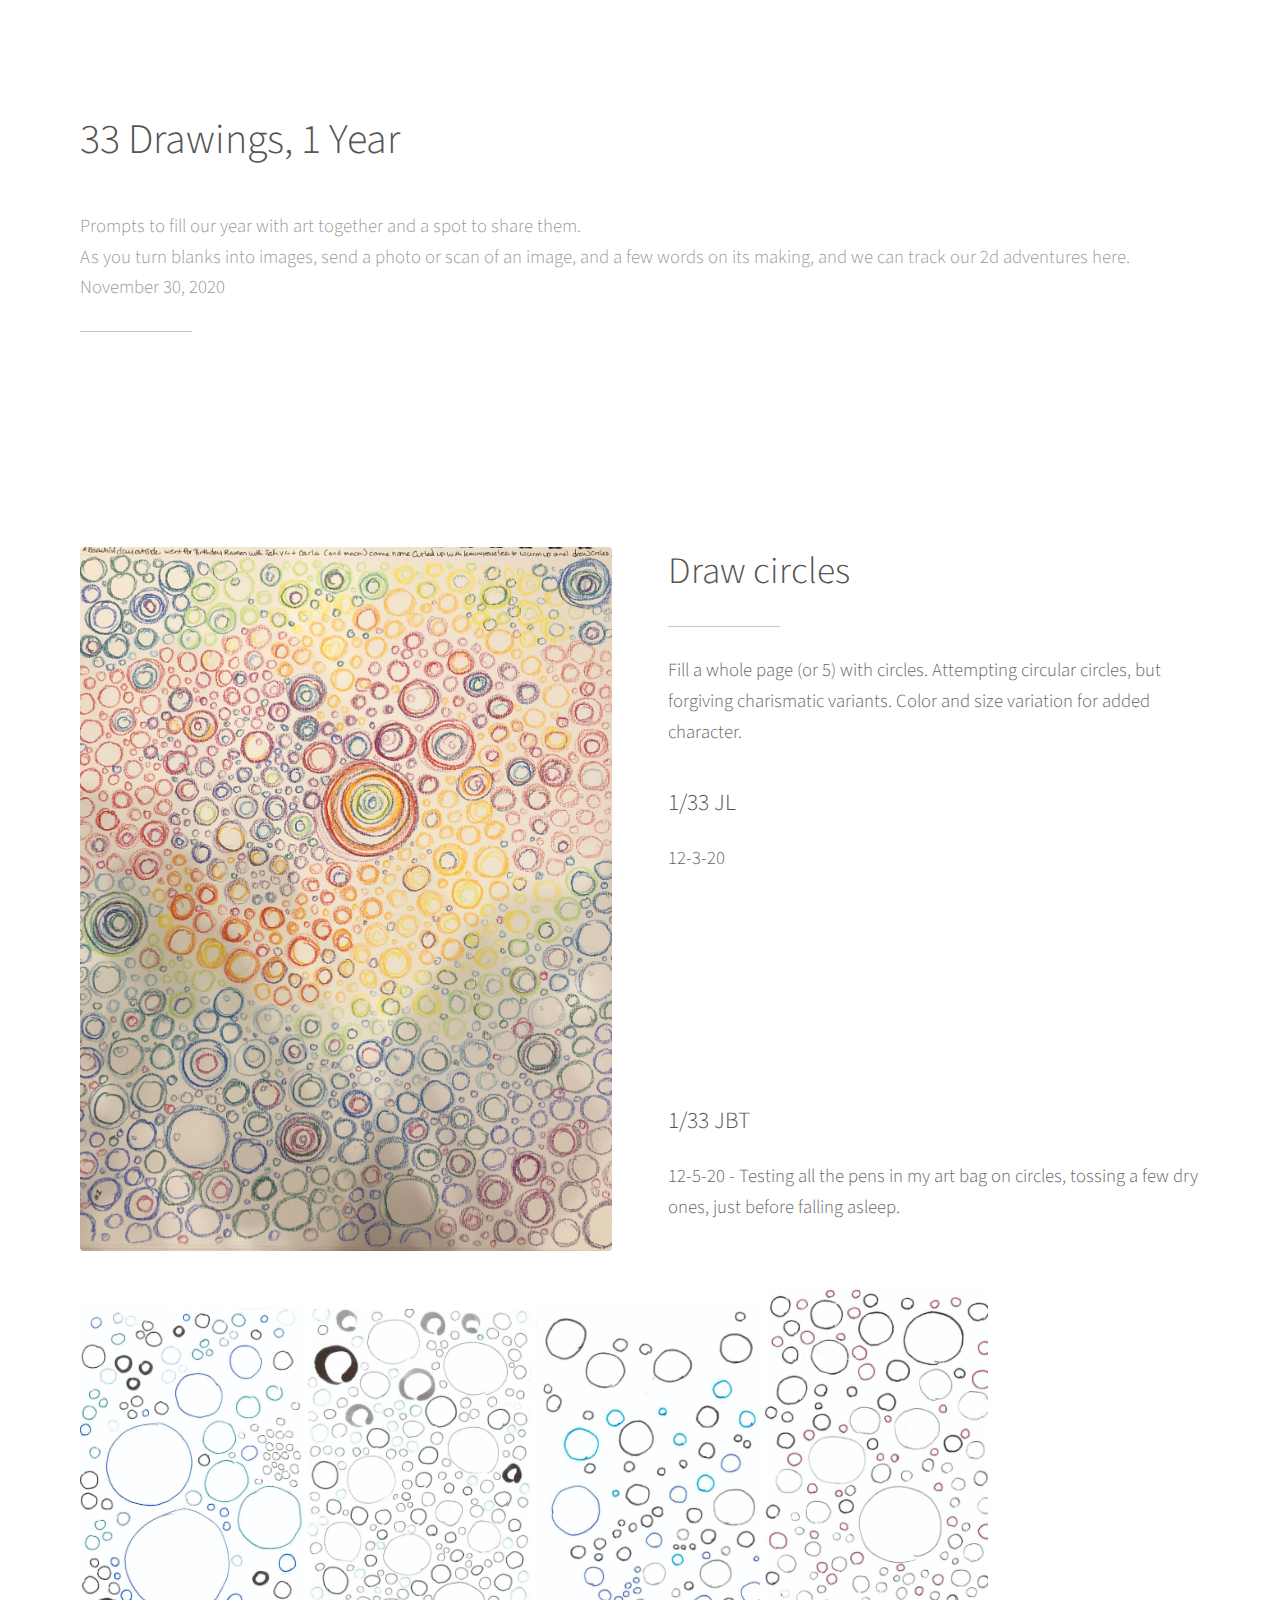
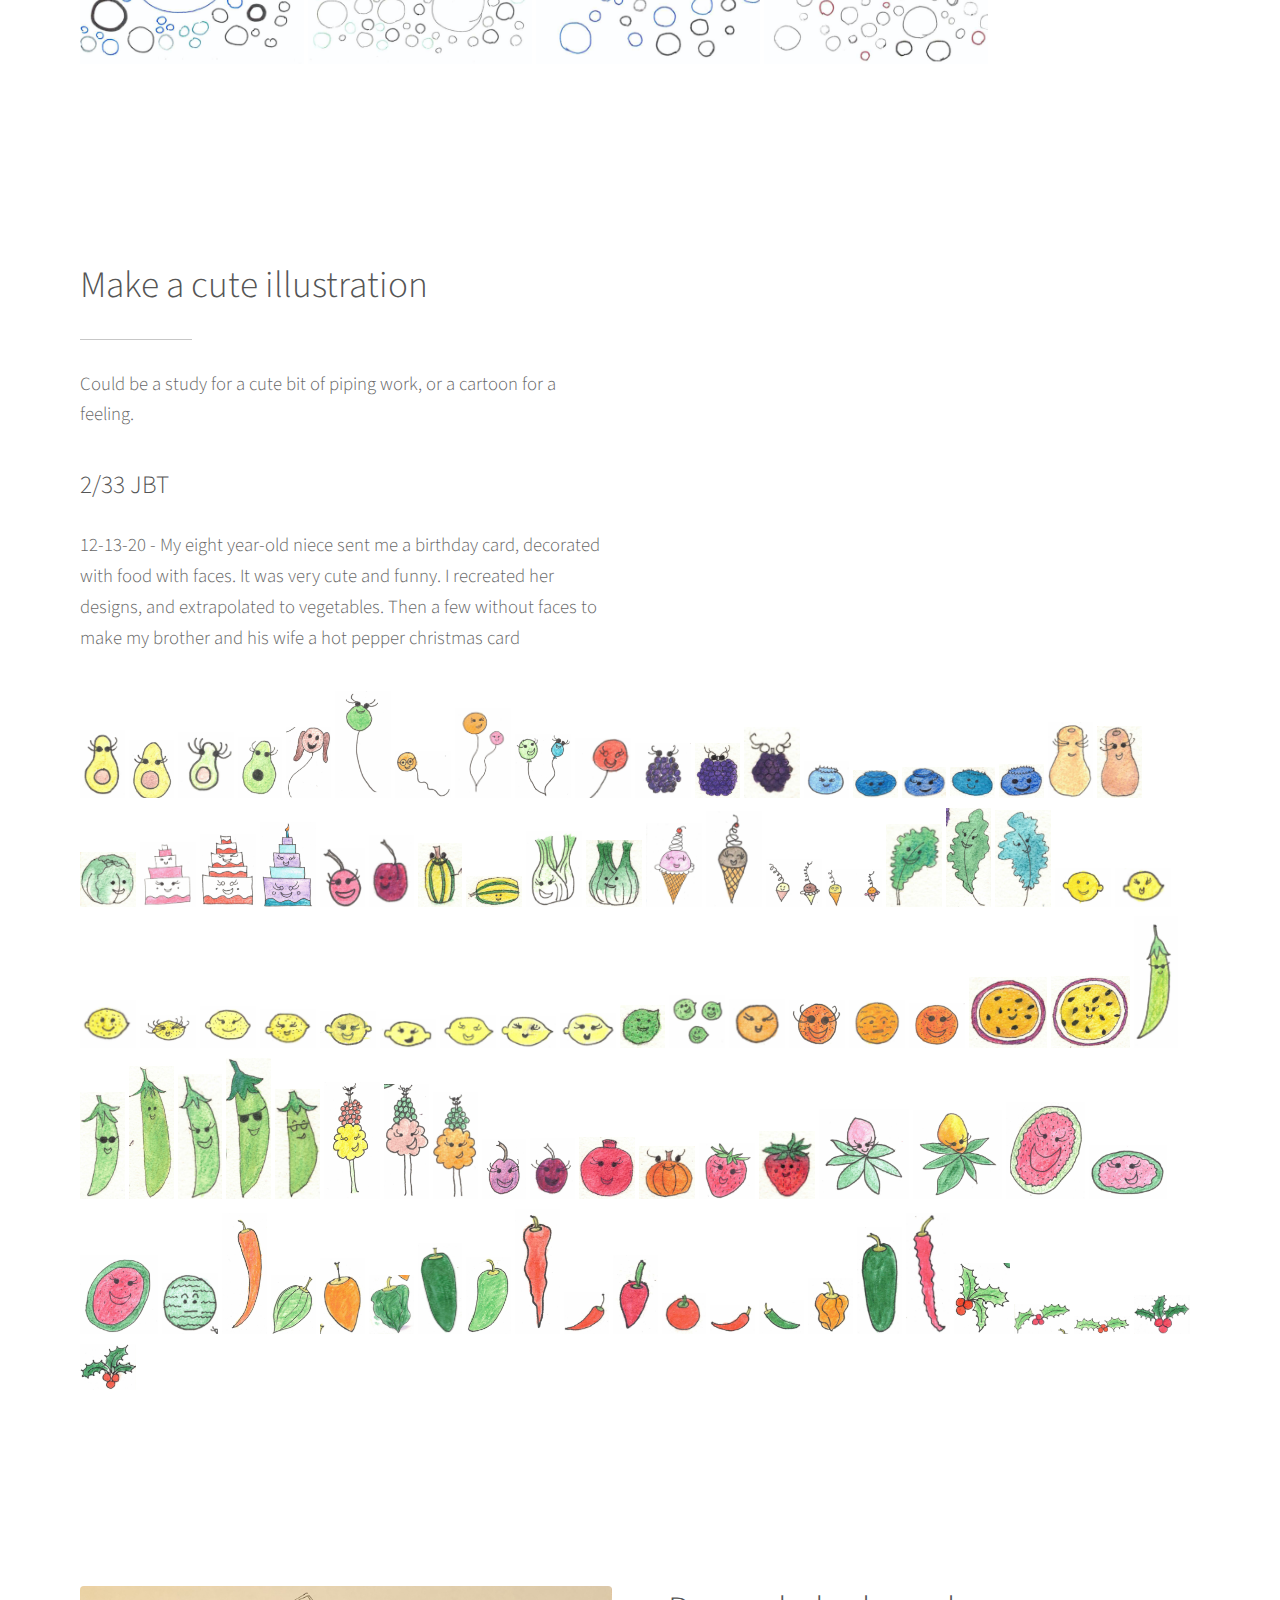
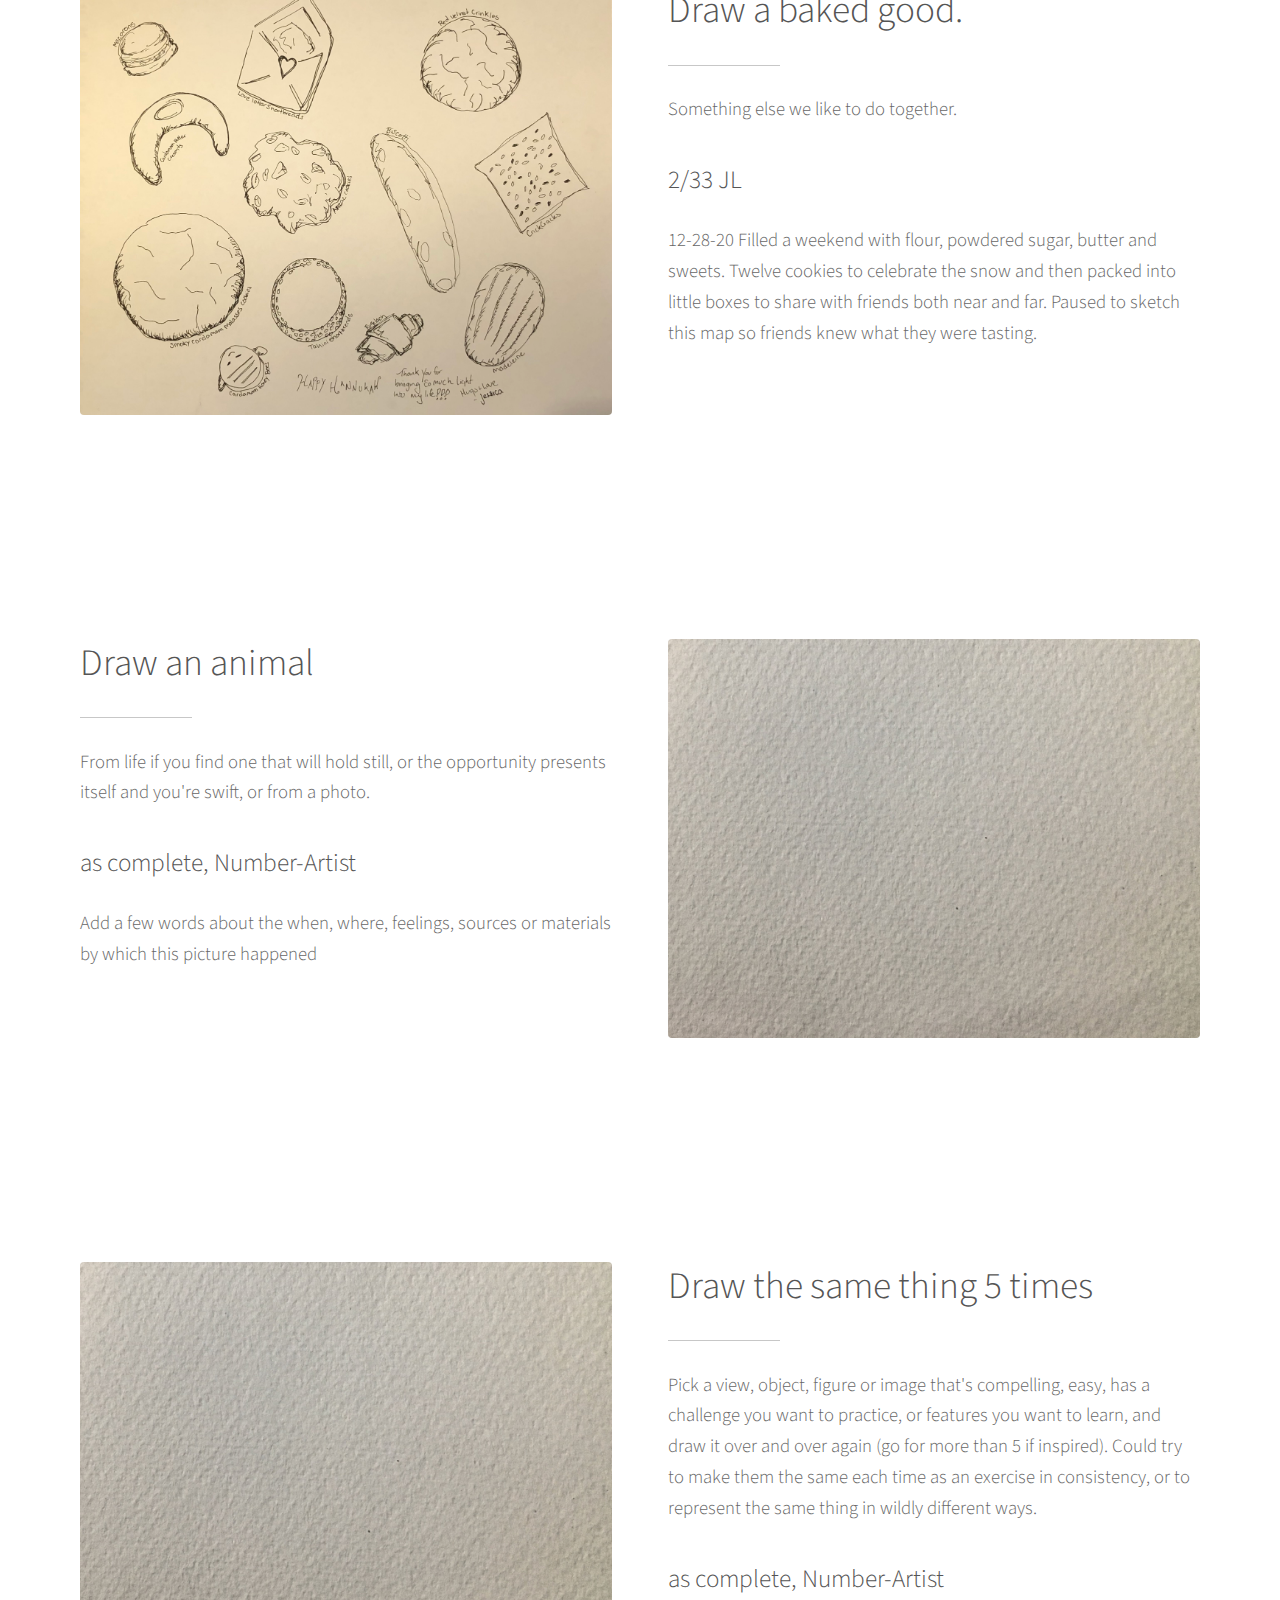
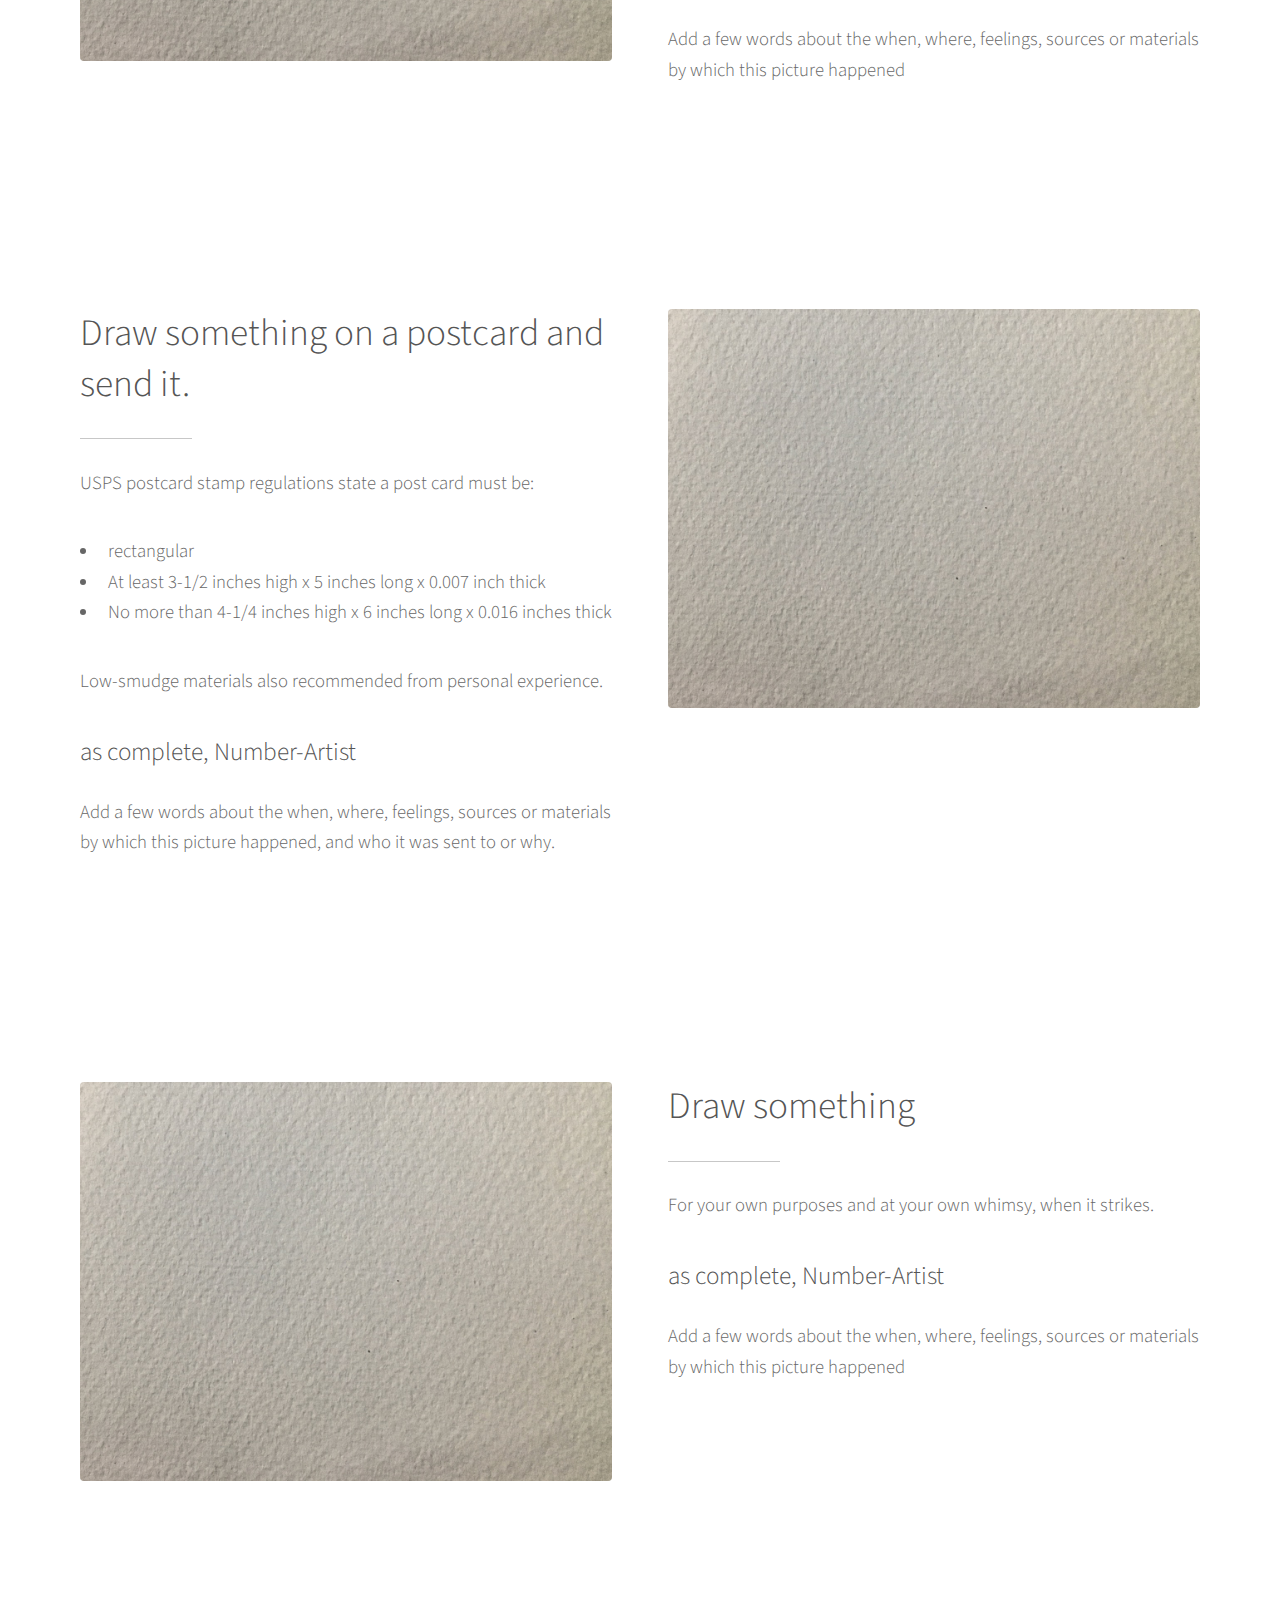
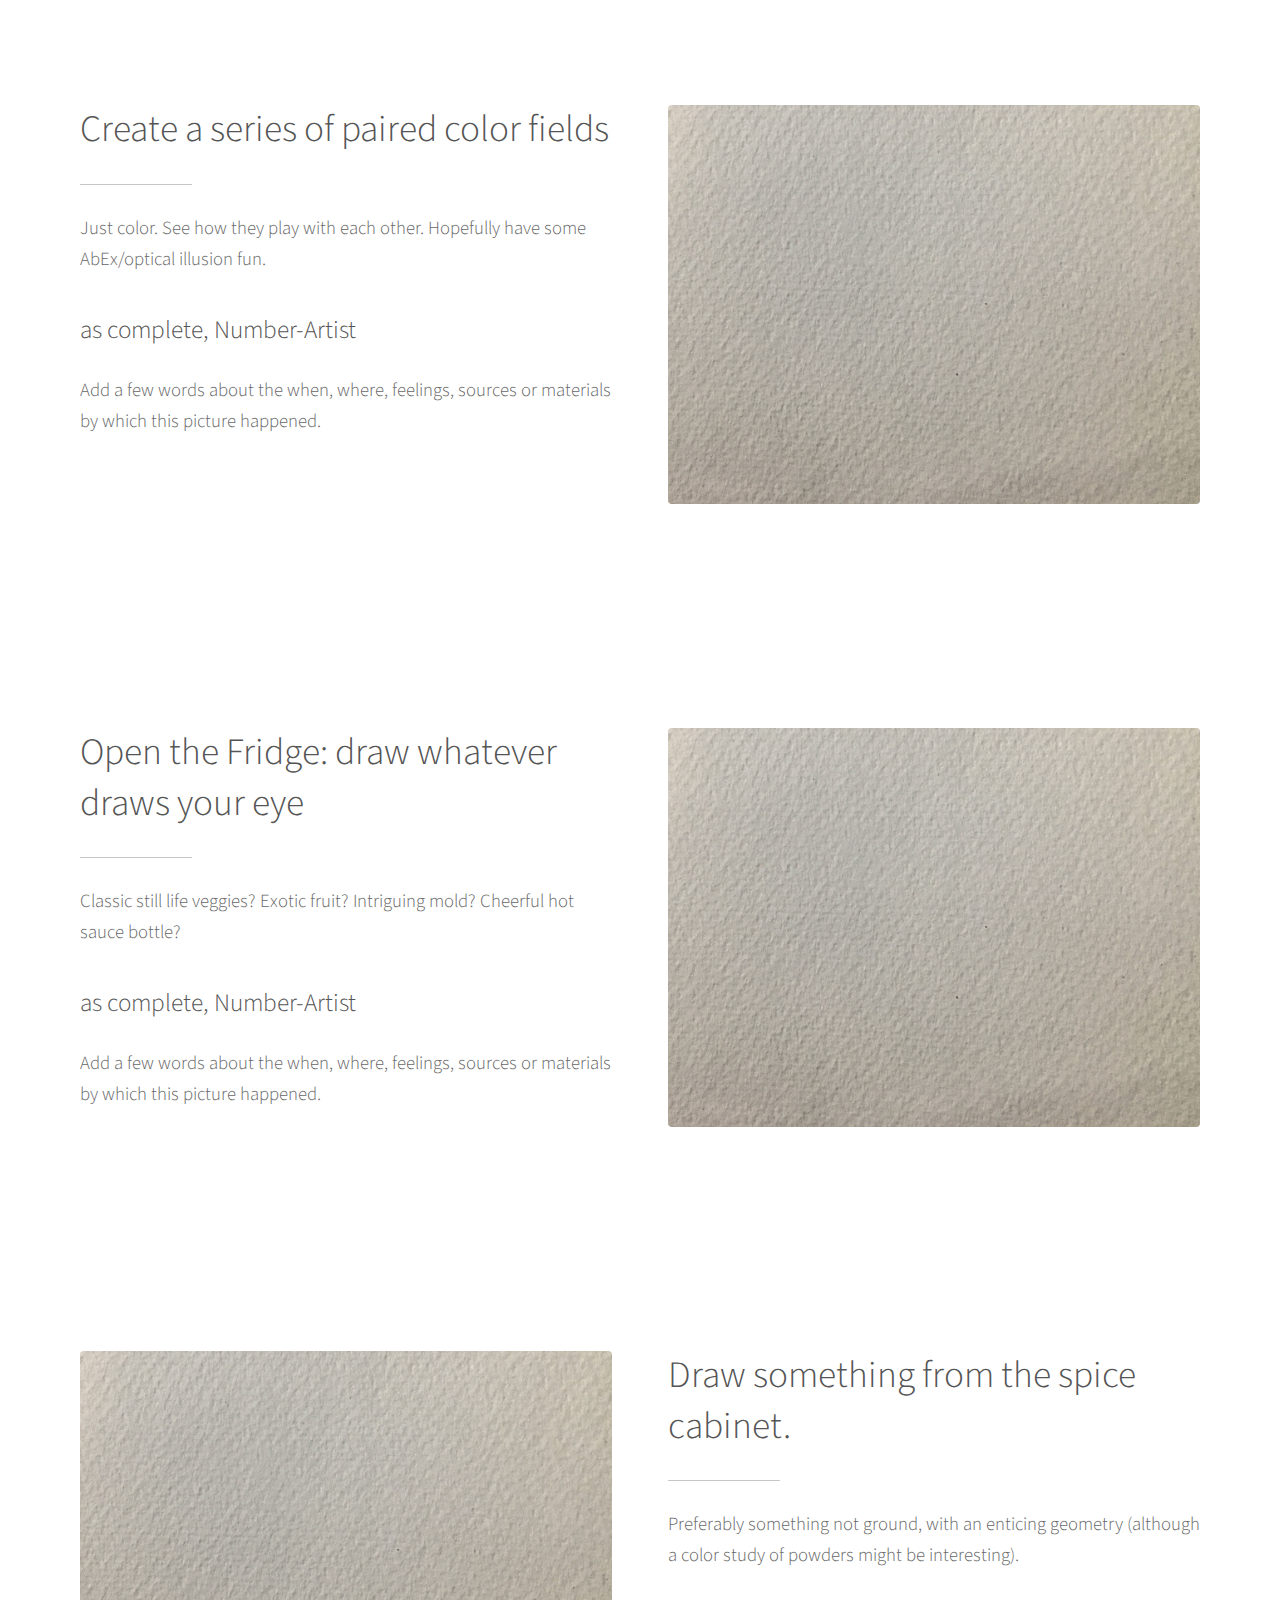
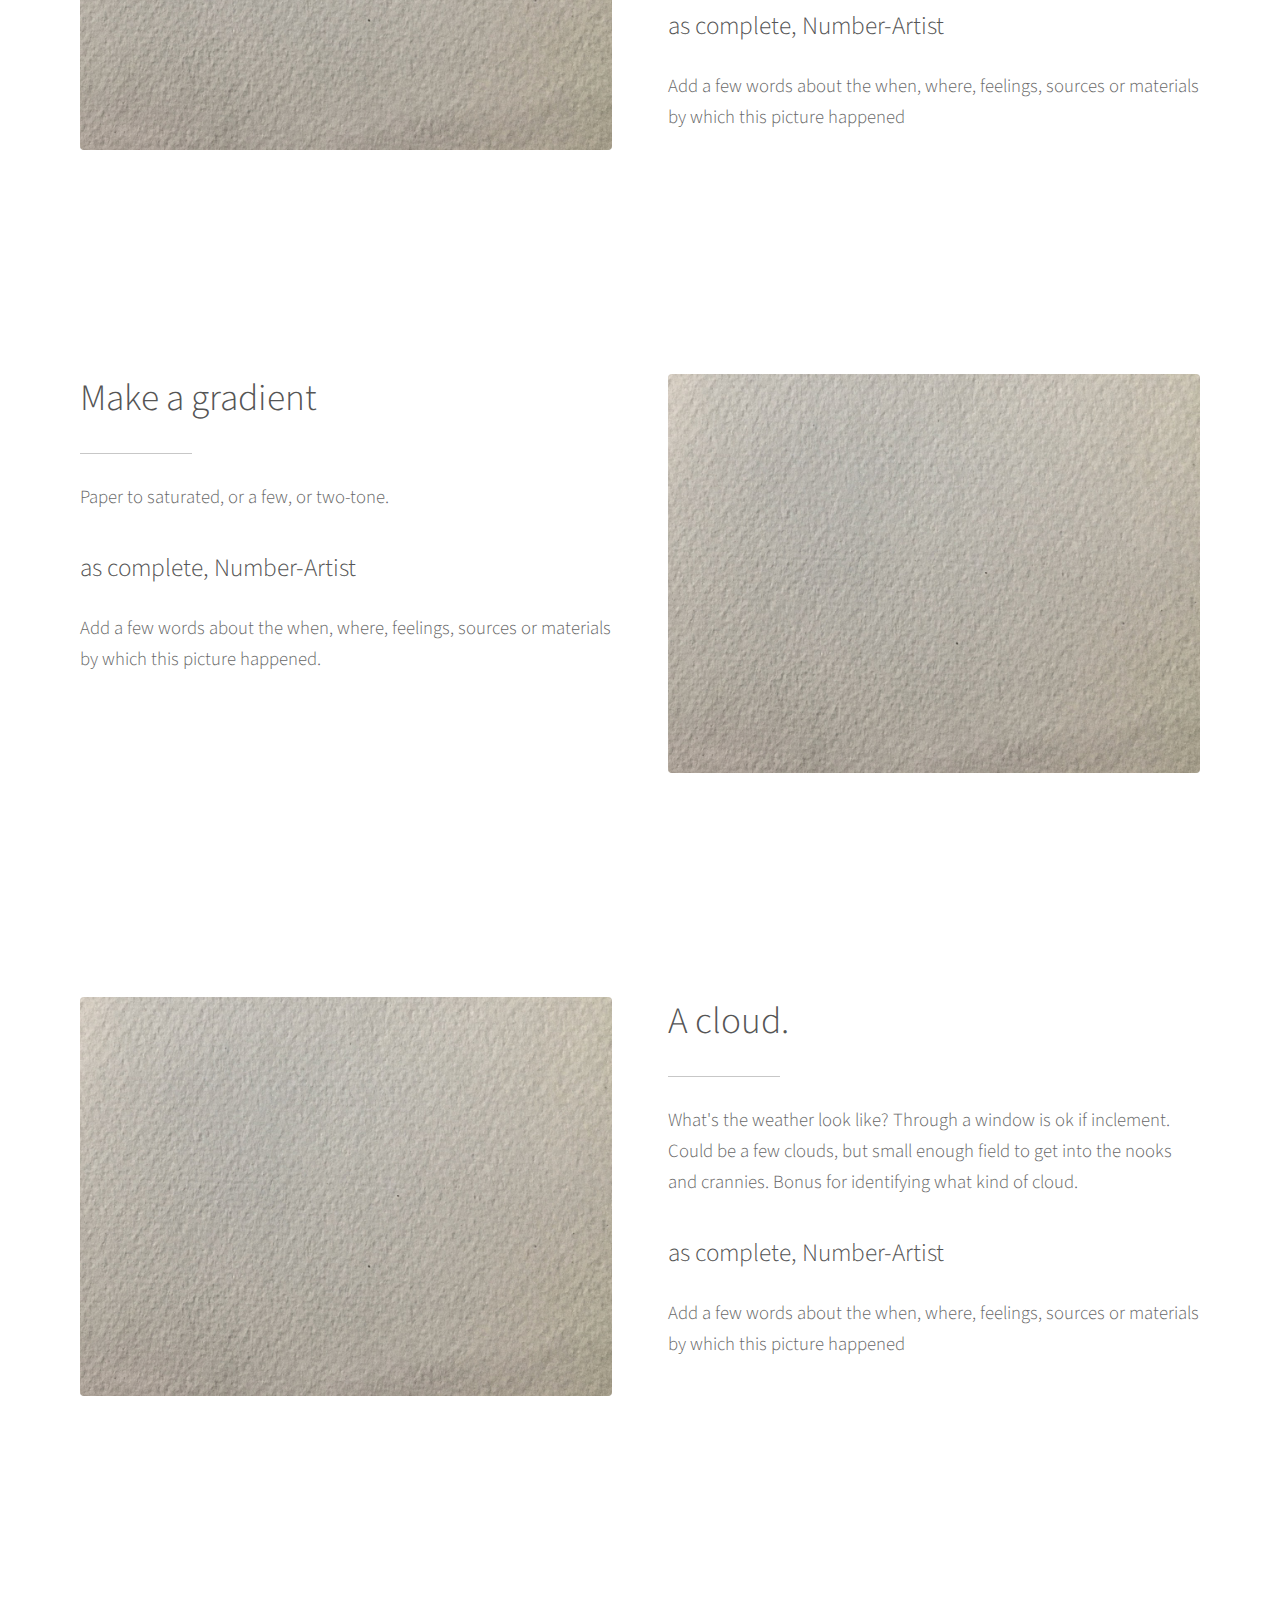
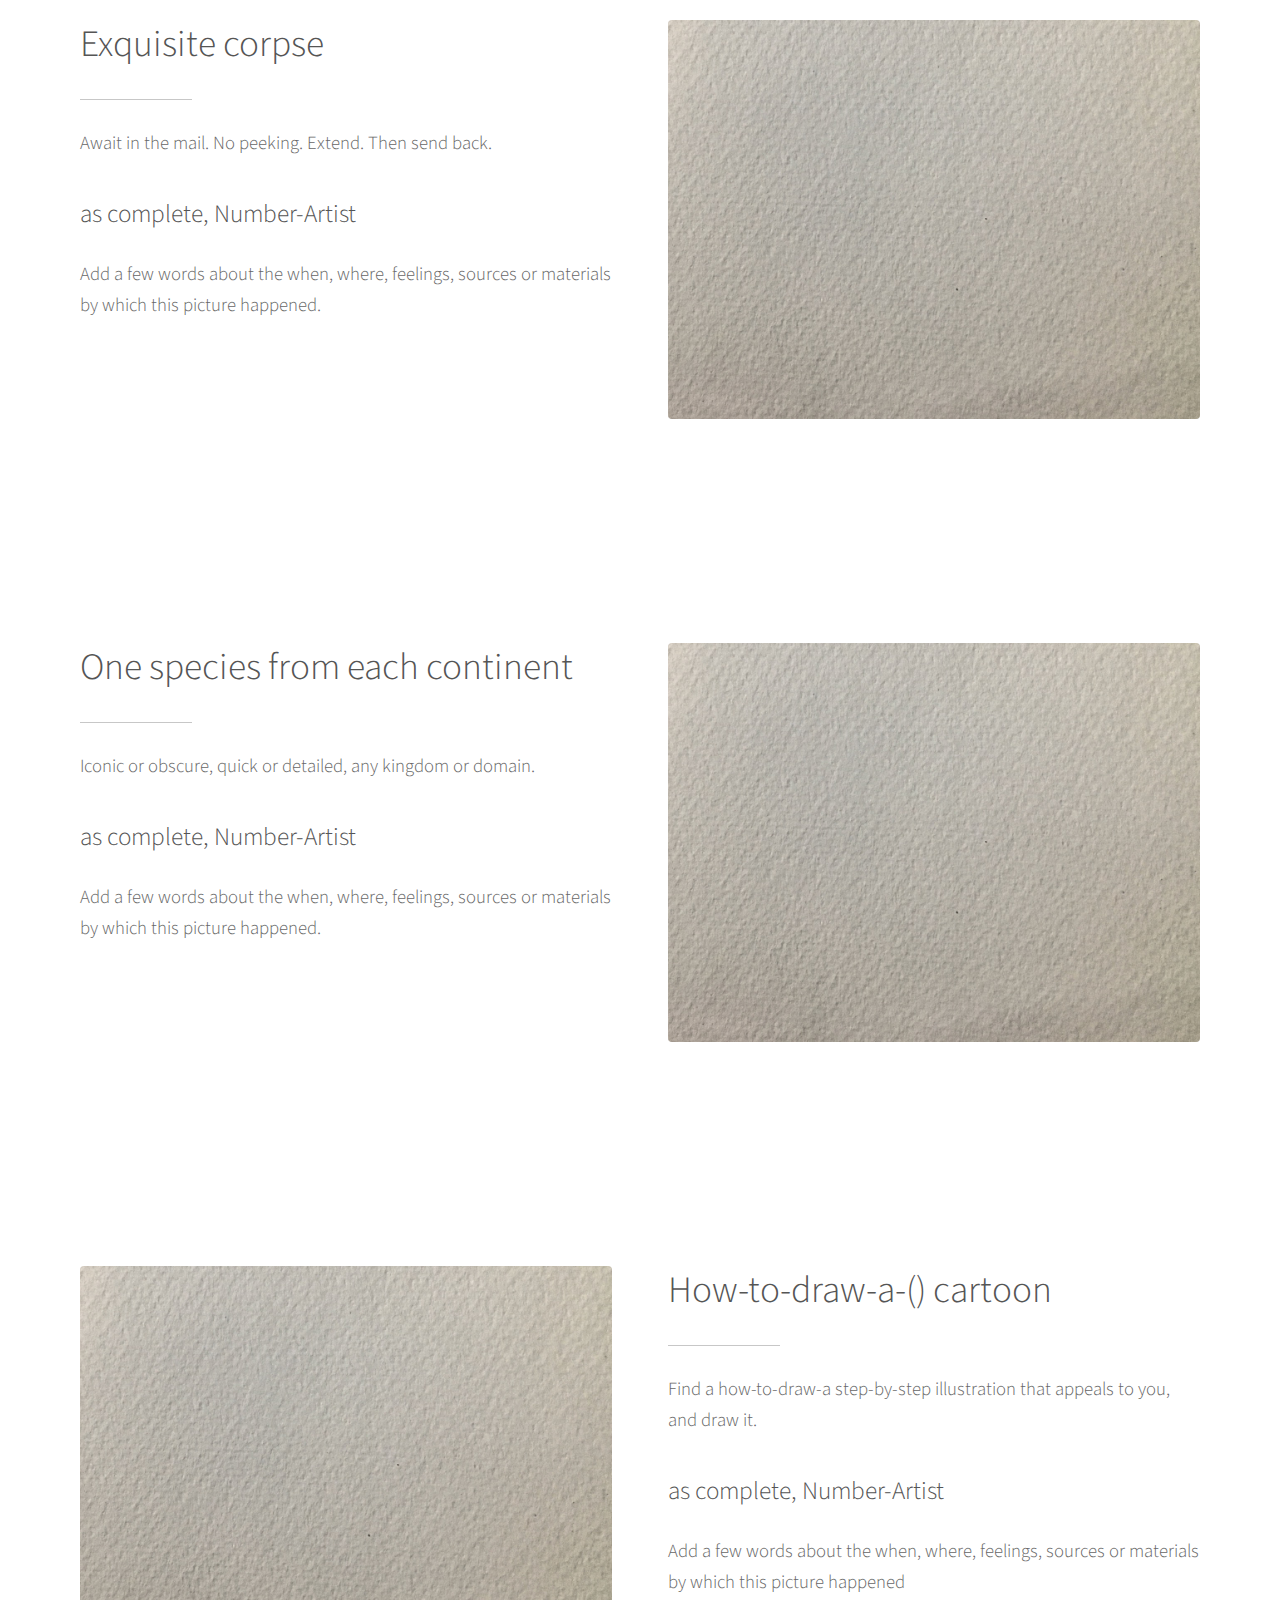
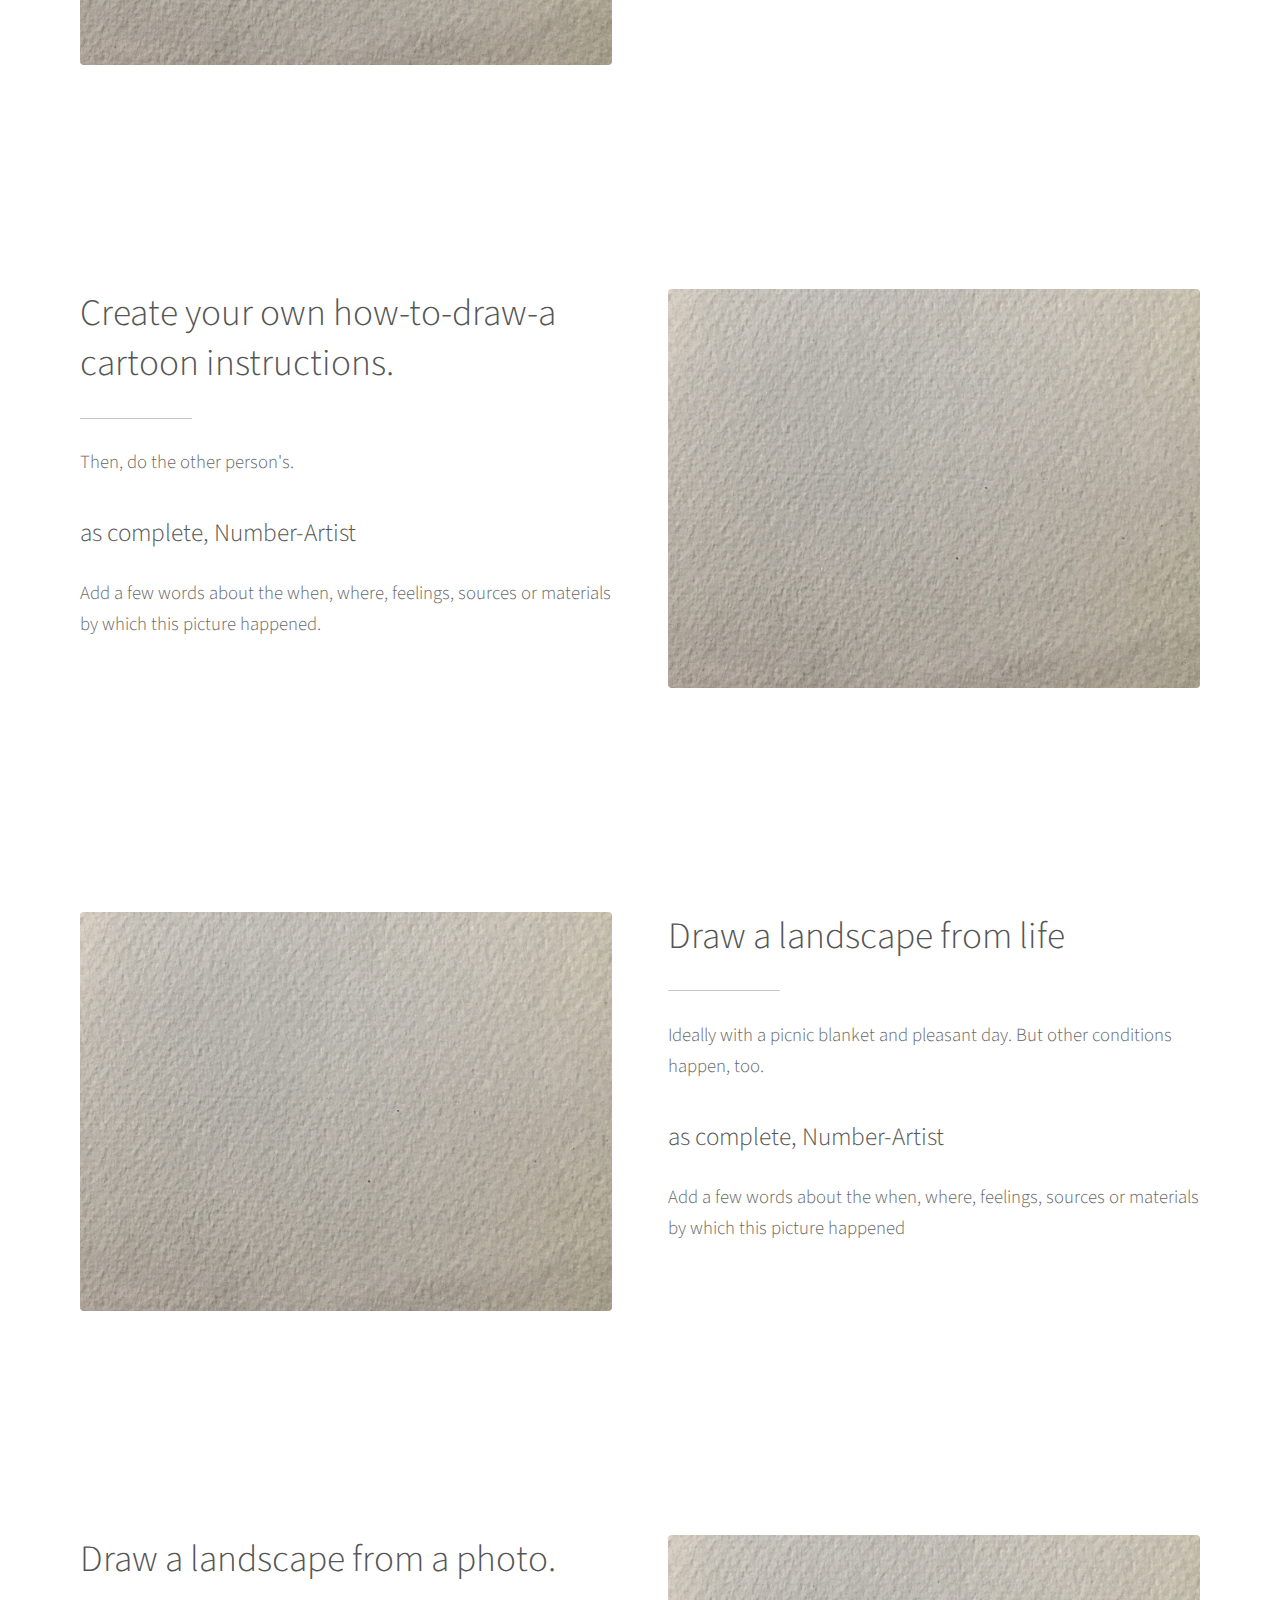
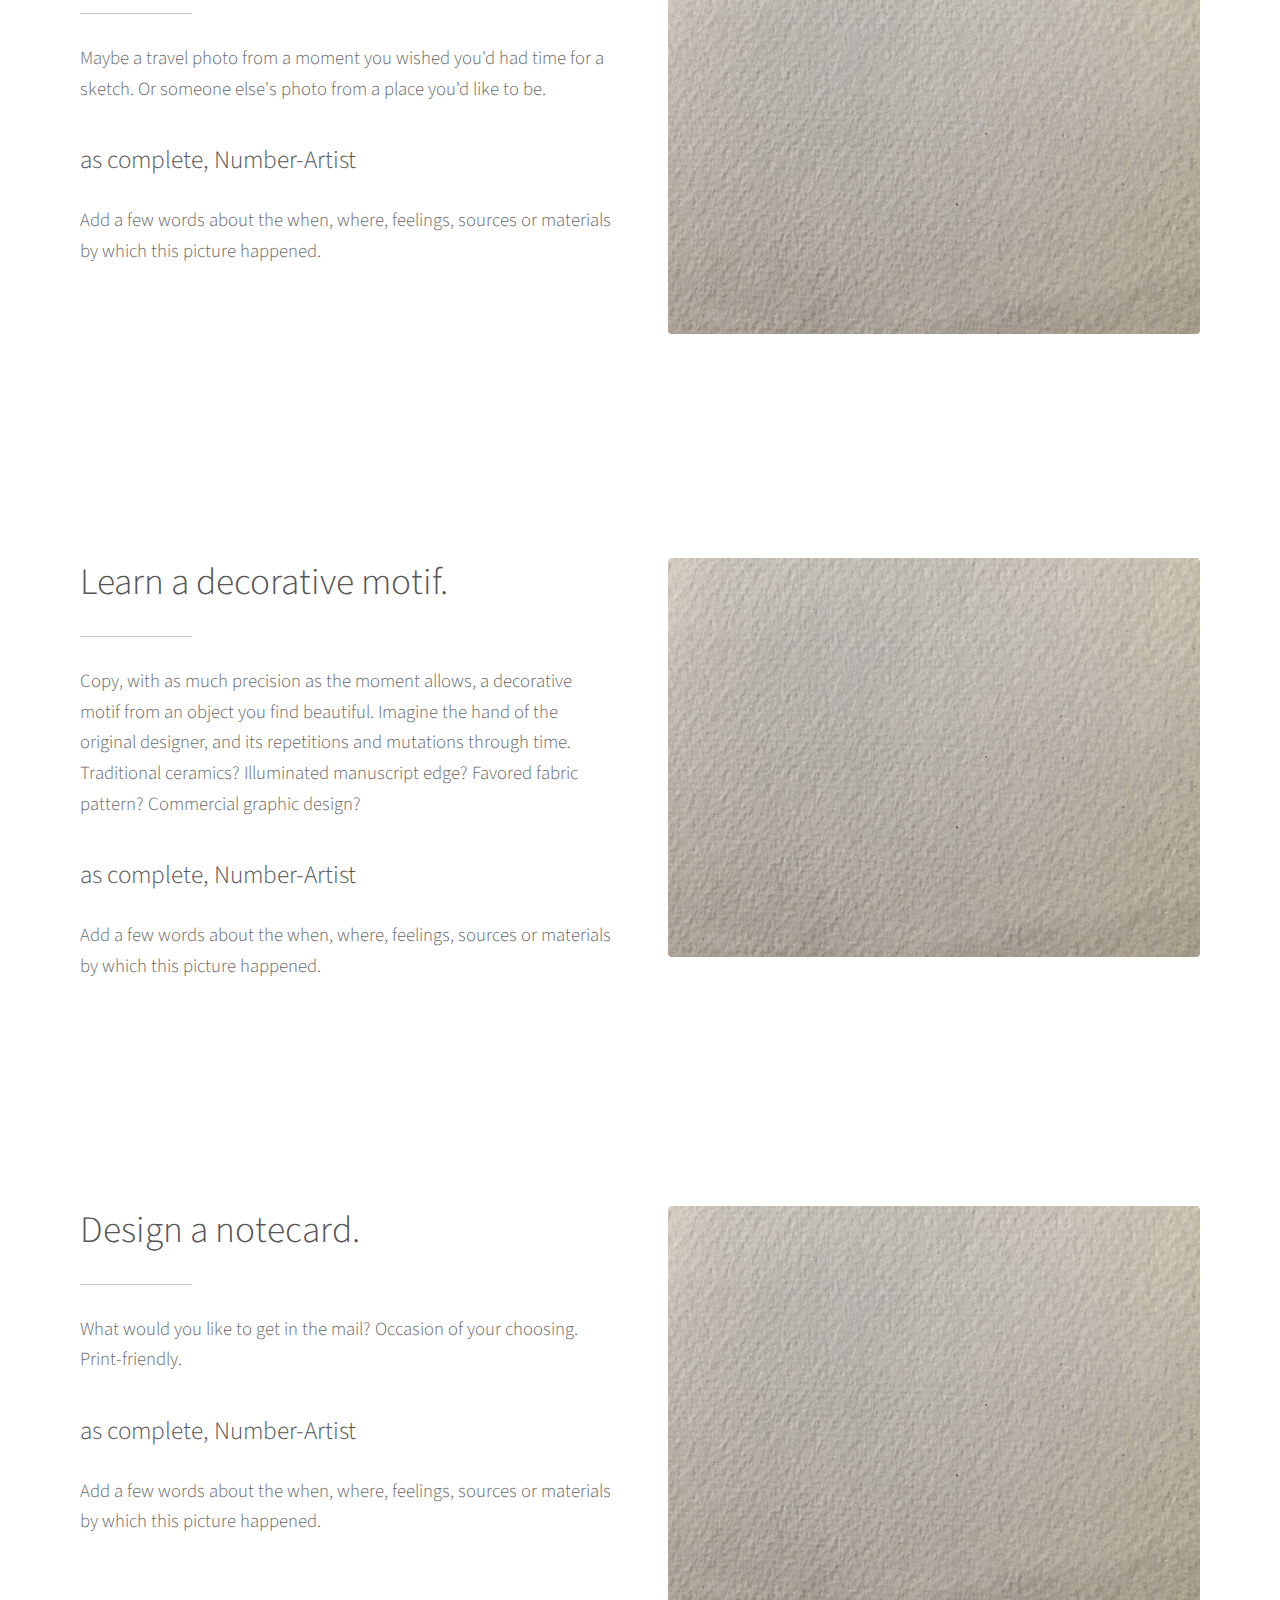
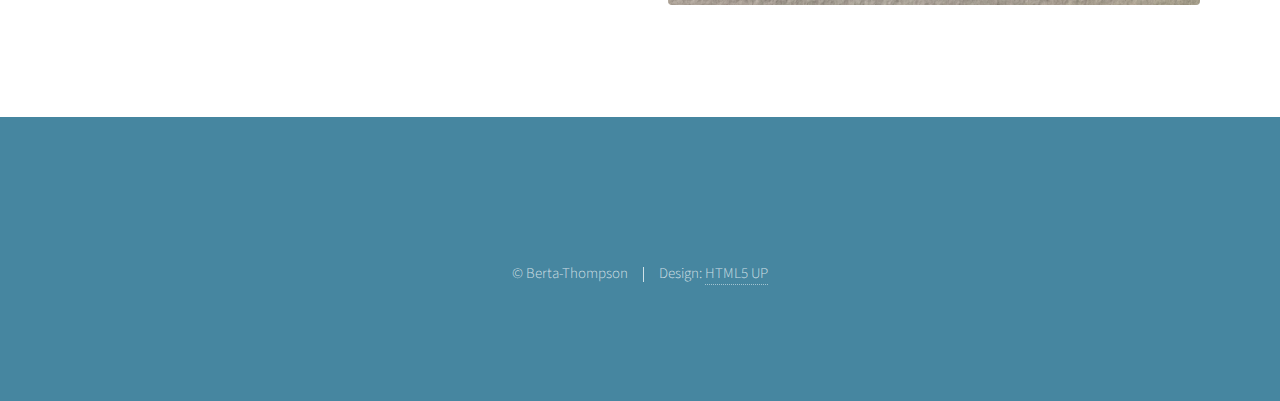
<file: index.html>
<!DOCTYPE HTML>
<!--
	Photon by HTML5 UP
	html5up.net | @ajlkn
	Free for personal and commercial use under the CCA 3.0 license (html5up.net/license)
-->
<html>
	<!-- Template style set-up -->
	<head>
		<title>33 Drawings</title>
		<meta charset="utf-8" />
		<meta name="viewport" content="width=device-width, initial-scale=1, user-scalable=no" />
		<link rel="stylesheet" href="assets/css/main.css" />
		<noscript><link rel="stylesheet" href="assets/css/noscript.css" /></noscript>
	</head>
	<body class="is-preload">

	<!-- No Image -->
		<section id="one" class="main style1">
			<div class="container">
				<div class="row gtr-150">
						<header class="major">
							<h1>33 Drawings, 1 Year</h1>
							<p>Prompts to fill our year with art together and a spot to share them.<br>
								 As you turn blanks into images, send a photo or scan of an image, and a few words on its making, and we can track our 2d adventures here.
							   November 30, 2020</p>
						</header>
				</div>
			</div>
		</section>

	<!-- Image on the Left -->
		<section id="one" class="main style1">
			<div class="container">
				<div class="row gtr-150">
					<div class="col-6 col-12-medium imp-medium">
						<span class="image fit"><img src="images/circles/jl-2020-12-03.jpeg" alt="" /></span>
					</div>
					<div class="col-6 col-12-medium">
						<header class="major">
							<h2>Draw circles</h2>
						</header>
						<p>Fill a whole page (or 5) with circles. Attempting circular circles, but forgiving charismatic variants. Color and size variation for added character.</p>
						<header class="minor">
						<h4>1/33 JL<h4/></header>
						<p>12-3-20<p/>
						<p><br><br><br><br><br><p/>
							<header class="minor">
						<h4>1/33 JBT<h4/></header>
						<!-- yo zeke following text is still header-formatted, annoying. -->
						<p> 12-5-20 - Testing all the pens in my art bag on circles, tossing a few dry ones, just before falling asleep. <p/>
					</div>
				</div>
					<img src="images/circles/jbt-2020-12-05-a.png" alt="" width=20%/>
					<img src="images/circles/jbt-2020-12-05-b.png" alt="" width=20%/>
					<img src="images/circles/jbt-2020-12-05-c.png" alt="" width=20%/>
					<img src="images/circles/jbt-2020-12-05-d.png" alt="" width=20%/>
				</div>
			</div>
		</section>

				<!-- Image on the Left Cute -->
					<section id="one" class="main style1">
						<div class="container">
							<div class="row gtr-150">
								<div class="col-6 col-12-medium">
									<header class="major">
										<h2>Make a cute illustration</h2>
									</header>
									<p>Could be a study for a cute bit of piping work, or a cartoon
										for a feeling.</p>
									<header class="minor">
									<h3>2/33 JBT<h3/></header>
									<p>12-13-20 - My eight year-old niece sent me a birthday card, decorated with food with faces. It was very cute and funny. I recreated her designs, and extrapolated to vegetables.
										Then a few without faces to make my brother and his wife a hot pepper christmas card<p/>
									</div>
								</div>
									<img src="images/cutefruit/avocado1.png" alt="" width=4%/>
									<img src="images/cutefruit/avocado2.png" alt="" width=4%/>
									<img src="images/cutefruit/avocado3.png" alt="" width=5%/>
									<img src="images/cutefruit/avocado4.png" alt="" width=4%/>
									<img src="images/cutefruit/balloondog.png" alt="" width=4%/>
									<img src="images/cutefruit/balloonfrog.png" alt="" width=5%/>
									<img src="images/cutefruit/balloonorange.png" alt="" width=5%/>
									<img src="images/cutefruit/balloonpair1.png" alt="" width=5%/>
									<img src="images/cutefruit/balloonpair2.png" alt="" width=5%/>
								<img src="images/cutefruit/balloonred.png" alt="" width=5%/>
								<img src="images/cutefruit/blackberry1.png" alt="" width=5%/>
								<img src="images/cutefruit/blackberry2.png" alt="" width=4%/>
								<img src="images/cutefruit/blackberry3.png" alt="" width=5%/>
								<img src="images/cutefruit/blueberry1.png" alt="" width=4%/>
								<img src="images/cutefruit/blueberry2.png" alt="" width=4%/>
								<img src="images/cutefruit/blueberry3.png" alt="" width=4%/>
								<img src="images/cutefruit/blueberry4.png" alt="" width=4%/>
								<img src="images/cutefruit/blueberry5.png" alt="" width=4%/>
								<img src="images/cutefruit/butternut1.png" alt="" width=4%/>
								<img src="images/cutefruit/butternut2.png" alt="" width=4%/>
								<img src="images/cutefruit/cabbage.png" alt="" width=5%/>
								<img src="images/cutefruit/cake1.png" alt="" width=5%/>
								<img src="images/cutefruit/cake2.png" alt="" width=5%/>
								<img src="images/cutefruit/cake3.png" alt="" width=5%/>
								<img src="images/cutefruit/cherry1.png" alt="" width=4%/>
								<img src="images/cutefruit/cherry2.png" alt="" width=4%/>
								<img src="images/cutefruit/delicata1.png" alt="" width=4%/>
								<img src="images/cutefruit/delicata2.png" alt="" width=5%/>
								<img src="images/cutefruit/fennel1.png" alt="" width=5%/>
								<img src="images/cutefruit/fennel2.png" alt="" width=5%/>
								<img src="images/cutefruit/icecream1.png" alt="" width=5%/>
								<img src="images/cutefruit/icecream2.png" alt="" width=5%/>
								<img src="images/cutefruit/icecreampair1.png" alt="" width=5%/>
								<img src="images/cutefruit/icecreampair2.png" alt="" width=5%/>
								<img src="images/cutefruit/kale1.png" alt="" width=5%/>
								<img src="images/cutefruit/kale2.png" alt="" width=4%/>
								<img src="images/cutefruit/kale3.png" alt="" width=5%/>
								<img src="images/cutefruit/lemon1.png" alt="" width=5%/>
								<img src="images/cutefruit/lemon2.png" alt="" width=5%/>
								<img src="images/cutefruit/lemon3.png" alt="" width=5%/>
								<img src="images/cutefruit/lemon4.png" alt="" width=5%/>
								<img src="images/cutefruit/lemon6.png" alt="" width=5%/>
								<img src="images/cutefruit/lemon7.png" alt="" width=5%/>
								<img src="images/cutefruit/lemon8.png" alt="" width=5%/>
								<img src="images/cutefruit/lemon9.png" alt="" width=5%/>
								<img src="images/cutefruit/lemon10.png" alt="" width=5%/>
								<img src="images/cutefruit/lemon11.png" alt="" width=5%/>
								<img src="images/cutefruit/lemon12.png" alt="" width=5%/>
								<img src="images/cutefruit/lime.png" alt="" width=4%/>
								<img src="images/cutefruit/limes.png" alt="" width=5%/>
								<img src="images/cutefruit/orange1.png" alt="" width=5%/>
								<img src="images/cutefruit/orange2.png" alt="" width=5%/>
								<img src="images/cutefruit/orange3.png" alt="" width=5%/>
								<img src="images/cutefruit/orange4.png" alt="" width=5%/>
								<img src="images/cutefruit/passionfruit1.png" alt="" width=7%/>
								<img src="images/cutefruit/passionfruit2.png" alt="" width=7%/>
								<img src="images/cutefruit/pea1.png" alt="" width=4%/>
								<img src="images/cutefruit/pea2.png" alt="" width=4%/>
								<img src="images/cutefruit/pea3.png" alt="" width=4%/>
								<img src="images/cutefruit/pea4.png" alt="" width=4%/>
								<img src="images/cutefruit/pea5.png" alt="" width=4%/>
								<img src="images/cutefruit/pea6.png" alt="" width=4%/>
								<img src="images/cutefruit/pineapplemaybe1.png" alt="" width=5%/>
								<img src="images/cutefruit/pineapplemaybe2.png" alt="" width=4%/>
								<img src="images/cutefruit/pineapplemaybe3.png" alt="" width=4%/>
								<img src="images/cutefruit/plum1.png" alt="" width=4%/>
								<img src="images/cutefruit/plum2.png" alt="" width=4%/>
								<img src="images/cutefruit/pomegranate.png" alt="" width=5%/>
								<img src="images/cutefruit/pumpkin.png" alt="" width=5%/>
								<img src="images/cutefruit/strawberry1.png" alt="" width=5%/>
								<img src="images/cutefruit/strawberry2.png" alt="" width=5%/>
								<img src="images/cutefruit/tropicalmystery1.png" alt="" width=8%/>
								<img src="images/cutefruit/tropicalmystery2.png" alt="" width=8%/>
								<img src="images/cutefruit/watermelon1.png" alt="" width=7%/>
								<img src="images/cutefruit/watermelon2.png" alt="" width=7%/>
								<img src="images/cutefruit/watermelon3.png" alt="" width=7%/>
								<img src="images/cutefruit/watermelonoutside.png" alt="" width=5%/>
								<img src="images/cutefruit/pepper1.png" alt="" width=4%/>
								<img src="images/cutefruit/pepper2.png" alt="" width=4%/>
								<img src="images/cutefruit/pepper3.png" alt="" width=4%/>
								<img src="images/cutefruit/pepper4.png" alt="" width=4%/>
								<img src="images/cutefruit/pepper5.png" alt="" width=4%/>
								<img src="images/cutefruit/pepper6.png" alt="" width=4%/>
								<img src="images/cutefruit/pepper7.png" alt="" width=4%/>
								<img src="images/cutefruit/pepper8.png" alt="" width=4%/>
								<img src="images/cutefruit/pepper9.png" alt="" width=4%/>
								<img src="images/cutefruit/pepper10.png" alt="" width=4%/>
								<img src="images/cutefruit/pepper11.png" alt="" width=4%/>
								<img src="images/cutefruit/pepper12.png" alt="" width=4%/>
								<img src="images/cutefruit/pepper13.png" alt="" width=4%/>
								<img src="images/cutefruit/pepper14.png" alt="" width=4%/>
								<img src="images/cutefruit/pepper15.png" alt="" width=4%/>
								<img src="images/cutefruit/holly1.png" alt="" width=5%/>
								<img src="images/cutefruit/holly2.png" alt="" width=5%/>
								<img src="images/cutefruit/holly3.png" alt="" width=5%/>
								<img src="images/cutefruit/holly4.png" alt="" width=5%/>
								<img src="images/cutefruit/holly5.png" alt="" width=5%/>

							 </div>
							</div>
						</section>

						<!-- Image on the left Baked goods -->
							<section id="one" class="main style1">
								<div class="container">
									<div class="row gtr-150">
										<div class="col-6 col-12-medium imp-medium">
											<span class="image fit"><img src="images/cookies.jpeg" alt="" /></span>
										</div>
										<div class="col-6 col-12-medium">
											<header class="major">
												<h2>Draw a baked good.</h2>
											</header>
											<p>Something else we like to do together.</p>
											<header class="minor">
											<h3>2/33 JL<h3/></header>
											<p>12-28-20 Filled a weekend with flour, powdered sugar, butter and sweets. Twelve cookies to celebrate the snow and then packed into little boxes to share with friends both near and far. Paused to sketch this map so friends knew what they were tasting.<p/>
											<p><p/>
											<p><p/>
										</div>
									</div>
								</div>
							</section>

		<!-- Image on the Right -->
			<section id="one" class="main style1">
				<div class="container">
					<div class="row gtr-150">
						<div class="col-6 col-12-medium">
							<header class="major">
								<h2>Draw an animal</h2>
							</header>
							<p>From life if you find one that will hold still, or the opportunity presents itself and you're swift, or from a photo.</p>
							<header class="minor">
							<h3> as complete, Number-Artist <h3/></header>
							<p>Add a few words about the when, where, feelings, sources or materials by which this picture happened<p/>
						</div>
						<div class="col-6 col-12-medium imp-medium">
							<span class="image fit"><img src="images/blank-paper.jpeg" alt="" /></span>
						</div>
					</div>
				</div>
			</section>

		<!-- Image on the Left -->
			<section id="one" class="main style1">
				<div class="container">
					<div class="row gtr-150">
						<div class="col-6 col-12-medium imp-medium">
							<span class="image fit"><img src="images/blank-paper.jpeg" alt="" /></span>
						</div>
						<div class="col-6 col-12-medium">
							<header class="major">
								<h2>Draw the same thing 5 times</h2>
							</header>
							<p>Pick a view, object, figure or image that's compelling, easy,
								 has a challenge you want to practice, or features you want to
								 learn, and draw it over and over again (go for more than 5 if
								 inspired). Could try to make them the same each time as an
								 exercise in consistency, or to represent the same thing in
								 wildly different ways.</p>
							<header class="minor">
							<h3>as complete, Number-Artist<h3/></header>
							<p>Add a few words about the when, where, feelings, sources or materials by which this picture happened<p/>
							<p><p/>
							<p><p/>
						</div>
					</div>
				</div>
			</section>

		<!-- Image on the Right -->
			<section id="one" class="main style1">
				<div class="container">
					<div class="row gtr-150">
						<div class="col-6 col-12-medium">
							<header class="major">
								<h2>Draw something on a postcard and send it.</h2>
							</header>
							<p>USPS postcard stamp regulations state a post card must be:
							<ul>
							<li>rectangular</li>
							<li>At least 3-1/2 inches high x 5 inches long x 0.007 inch thick</li>
							<li>No more than 4-1/4 inches high x 6 inches long x 0.016 inches thick</li>
							</ul>
							Low-smudge materials also recommended from personal experience.
							</p>
							<header class="minor">
							<h3>as complete, Number-Artist<h3/></header>
							<p>Add a few words about the when, where, feelings, sources or materials by which this picture happened, and who it was sent to or why. <p/>
						</div>
						<div class="col-6 col-12-medium imp-medium">
							<span class="image fit"><img src="images/blank-paper.jpeg" alt="" /></span>
						</div>
					</div>
				</div>
			</section>

		<!-- Image on the Left -->
			<section id="one" class="main style1">
				<div class="container">
					<div class="row gtr-150">
						<div class="col-6 col-12-medium imp-medium">
							<span class="image fit"><img src="images/blank-paper.jpeg" alt="" /></span>
						</div>
						<div class="col-6 col-12-medium">
							<header class="major">
								<h2>Draw something</h2>
							</header>
							<p>For your own purposes and at your own whimsy, when it strikes.</p>
							<header class="minor">
							<h3>as complete, Number-Artist<h3/></header>
							<p>Add a few words about the when, where, feelings, sources or materials by which this picture happened<p/>
							<p><p/>
							<p><p/>
						</div>
					</div>
				</div>
			</section>

		<!-- Image on the Right -->
			<section id="one" class="main style1">
				<div class="container">
					<div class="row gtr-150">
						<div class="col-6 col-12-medium">
							<header class="major">
								<h2>Create a series of paired color fields</h2>
							</header>
							<p>Just color. See how they play with each other. Hopefully have some AbEx/optical illusion fun.
							</p>
							<header class="minor">
							<h3>as complete, Number-Artist<h3/></header>
							<p>Add a few words about the when, where, feelings, sources or materials by which this picture happened. <p/>
						</div>
						<div class="col-6 col-12-medium imp-medium">
							<span class="image fit"><img src="images/blank-paper.jpeg" alt="" /></span>
						</div>
					</div>
				</div>
			</section>

		<!-- Image on the Right Fridge-->
			<section id="one" class="main style1">
				<div class="container">
					<div class="row gtr-150">
						<div class="col-6 col-12-medium">
							<header class="major">
								<h2>Open the Fridge: draw whatever draws your eye</h2>
							</header>
							<p>Classic still life veggies? Exotic fruit? Intriguing mold?
								 Cheerful hot sauce bottle?
							</p>
							<header class="minor">
							<h3>as complete, Number-Artist<h3/></header>
							<p>Add a few words about the when, where, feelings, sources or
								 materials by which this picture happened. <p/>
						</div>
						<div class="col-6 col-12-medium imp-medium">
							<span class="image fit"><img src="images/blank-paper.jpeg" alt="" /></span>
						</div>
					</div>
				</div>
			</section>

		<!-- Image on the Left Spices -->
			<section id="one" class="main style1">
				<div class="container">
					<div class="row gtr-150">
						<div class="col-6 col-12-medium imp-medium">
							<span class="image fit"><img src="images/blank-paper.jpeg" alt="" /></span>
						</div>
						<div class="col-6 col-12-medium">
							<header class="major">
								<h2>Draw something from the spice cabinet.</h2>
							</header>
							<p>Preferably something not ground, with an enticing geometry
								(although a color study of powders might be interesting).</p>
							<header class="minor">
							<h3>as complete, Number-Artist<h3/></header>
							<p>Add a few words about the when, where, feelings, sources or
								 materials by which this picture happened<p/>
							<p><p/>
							<p><p/>
						</div>
					</div>
				</div>
			</section>

		<!-- Image on the Right Gradient-->
			<section id="one" class="main style1">
				<div class="container">
					<div class="row gtr-150">
						<div class="col-6 col-12-medium">
							<header class="major">
								<h2>Make a gradient</h2>
							</header>
							<p>Paper to saturated, or a few, or two-tone.
							</p>
							<header class="minor">
							<h3>as complete, Number-Artist<h3/></header>
							<p>Add a few words about the when, where, feelings, sources or
								 materials by which this picture happened.
							<p/>
						</div>
						<div class="col-6 col-12-medium imp-medium">
							<span class="image fit"><img src="images/blank-paper.jpeg" alt="" /></span>
						</div>
					</div>
				</div>
			</section>

		<!-- Image on the Left Cloud-->
			<section id="one" class="main style1">
				<div class="container">
					<div class="row gtr-150">
						<div class="col-6 col-12-medium imp-medium">
							<span class="image fit"><img src="images/blank-paper.jpeg" alt=""
								/></span>
						</div>
						<div class="col-6 col-12-medium">
							<header class="major">
								<h2>A cloud.</h2>
							</header>
							<p>What's the weather look like? Through a window  is ok if
								 inclement. Could be a few clouds, but small enough field to get
								 into the nooks and crannies. Bonus for identifying what kind of
								  cloud.</p>
							<header class="minor">
							<h3>as complete, Number-Artist<h3/></header>
							<p>Add a few words about the when, where, feelings, sources or materials by which this picture happened<p/>
							<p><p/>
							<p><p/>
						</div>
					</div>
				</div>
			</section>

		<!-- Image on the Right Exquisite corpse-->
			<section id="one" class="main style1">
				<div class="container">
					<div class="row gtr-150">
						<div class="col-6 col-12-medium">
							<header class="major">
								<h2>Exquisite corpse</h2>
							</header>
							<p>Await in  the  mail. No peeking. Extend. Then send back.
							</p>
							<header class="minor">
							<h3>as complete, Number-Artist<h3/></header>
							<p>Add a few words about the when, where, feelings, sources or materials by which this picture happened. <p/>
						</div>
						<div class="col-6 col-12-medium imp-medium">
							<span class="image fit"><img src="images/blank-paper.jpeg" alt="" /></span>
						</div>
					</div>
				</div>
			</section>



		<!-- Image on the Right Continents-->
			<section id="one" class="main style1">
				<div class="container">
					<div class="row gtr-150">
						<div class="col-6 col-12-medium">
							<header class="major">
								<h2>One species from each continent</h2>
							</header>
							<p>Iconic or obscure, quick or detailed, any kingdom or domain.
							</p>
							<header class="minor">
							<h3>as complete, Number-Artist<h3/></header>
							<p>Add a few words about the when, where, feelings, sources or materials by which this picture happened. <p/>
						</div>
						<div class="col-6 col-12-medium imp-medium">
							<span class="image fit"><img src="images/blank-paper.jpeg" alt="" /></span>
						</div>
					</div>
				</div>
			</section>

		<!-- Image on the Left Cartoon find -->
			<section id="one" class="main style1">
				<div class="container">
					<div class="row gtr-150">
						<div class="col-6 col-12-medium imp-medium">
							<span class="image fit"><img src="images/blank-paper.jpeg" alt="" /></span>
						</div>
						<div class="col-6 col-12-medium">
							<header class="major">
								<h2>How-to-draw-a-() cartoon</h2>
							</header>
							<p>Find a how-to-draw-a  step-by-step illustration that
								appeals to you, and draw it.
							 </p>
							<header class="minor">
							<h3>as complete, Number-Artist<h3/></header>
							<p>Add a few words about the when, where, feelings, sources or materials by which this picture happened<p/>
							<p><p/>
							<p><p/>
						</div>
					</div>
				</div>
			</section>

		<!-- Image on the Right Cartoon create-->
			<section id="one" class="main style1">
				<div class="container">
					<div class="row gtr-150">
						<div class="col-6 col-12-medium">
							<header class="major">
								<h2>Create your own how-to-draw-a cartoon instructions.</h2>
							</header>
							<p>  Then, do the other person's.
							</p>
							<header class="minor">
							<h3>as complete, Number-Artist<h3/></header>
							<p>Add a few words about the when, where, feelings, sources or materials by which this picture happened. <p/>
						</div>
						<div class="col-6 col-12-medium imp-medium">
							<span class="image fit"><img src="images/blank-paper.jpeg" alt="" /></span>
						</div>
					</div>
				</div>
			</section>

		<!-- Image on the Left Life landscape -->
			<section id="one" class="main style1">
				<div class="container">
					<div class="row gtr-150">
						<div class="col-6 col-12-medium imp-medium">
							<span class="image fit"><img src="images/blank-paper.jpeg" alt="" /></span>
						</div>
						<div class="col-6 col-12-medium">
							<header class="major">
								<h2>Draw a landscape from life</h2>
							</header>
							<p>Ideally with a picnic blanket and pleasant day. But other conditions happen, too.
							 </p>
							<header class="minor">
							<h3>as complete, Number-Artist<h3/></header>
							<p>Add a few words about the when, where, feelings, sources or materials by which this picture happened<p/>
							<p><p/>
							<p><p/>
						</div>
					</div>
				</div>
			</section>

		<!-- Image on the Right Landscape from photo-->
			<section id="one" class="main style1">
				<div class="container">
					<div class="row gtr-150">
						<div class="col-6 col-12-medium">
							<header class="major">
								<h2>Draw a landscape from a photo.</h2>
							</header>
							<p>Maybe a travel photo from a moment you wished you'd had time
								 for a sketch. Or someone else's photo from a place you'd like
								 to be.
							</p>
							<header class="minor">
							<h3>as complete, Number-Artist<h3/></header>
							<p>Add a few words about the when, where, feelings, sources or materials by which this picture happened. <p/>
						</div>
						<div class="col-6 col-12-medium imp-medium">
							<span class="image fit"><img src="images/blank-paper.jpeg" alt="" /></span>
						</div>
					</div>
				</div>
			</section>

		<!-- Image on the Right Decorative-->
			<section id="one" class="main style1">
				<div class="container">
					<div class="row gtr-150">
						<div class="col-6 col-12-medium">
							<header class="major">
								<h2>Learn a decorative motif.</h2>
							</header>
							<p>Copy, with as much precision as the moment allows, a
								decorative motif from an object you find beautiful. Imagine
								the hand of the original designer, and its repetitions and
								mutations through time.
								Traditional ceramics?
								Illuminated manuscript edge?
								Favored fabric pattern?
								Commercial graphic design?
							</p>
							<header class="minor">
							<h3>as complete, Number-Artist<h3/></header>
							<p>Add a few words about the when, where, feelings, sources or materials by which this picture happened. <p/>
						</div>
						<div class="col-6 col-12-medium imp-medium">
							<span class="image fit"><img src="images/blank-paper.jpeg" alt="" /></span>
						</div>
					</div>
				</div>
			</section>

		<!-- Image on the Right Notecard-->
			<section id="one" class="main style1">
				<div class="container">
					<div class="row gtr-150">
						<div class="col-6 col-12-medium">
							<header class="major">
								<h2>Design a notecard.</h2>
							</header>
							<p>What would you like to get in the mail? Occasion of your choosing. Print-friendly.
							</p>
							<header class="minor">
							<h3>as complete, Number-Artist<h3/></header>
							<p>Add a few words about the when, where, feelings, sources or materials by which this picture happened. <p/>
						</div>
						<div class="col-6 col-12-medium imp-medium">
							<span class="image fit"><img src="images/blank-paper.jpeg" alt="" /></span>
						</div>
					</div>
				</div>
			</section>

		<!-- Footer -->
			<section id="footer">
				<ul class="copyright">
					<li>&copy; Berta-Thompson</li><li>Design: <a href="http://html5up.net">HTML5 UP</a></li>
				</ul>
			</section>

		<!-- Scripts -->
			<script src="assets/js/jquery.min.js"></script>
			<script src="assets/js/jquery.scrolly.min.js"></script>
			<script src="assets/js/browser.min.js"></script>
			<script src="assets/js/breakpoints.min.js"></script>
			<script src="assets/js/util.js"></script>
			<script src="assets/js/main.js"></script>

	</body>
</html>
</file>
<file: assets/css/noscript.css>
/*
	Photon by HTML5 UP
	html5up.net | @ajlkn
	Free for personal and commercial use under the CCA 3.0 license (html5up.net/license)
*/

/* Header */

	body.is-preload #header .inner {
		-moz-transform: none;
		-webkit-transform: none;
		-ms-transform: none;
		transform: none;
		opacity: 1;
	}

		body.is-preload #header .inner .actions {
			-moz-transform: none;
			-webkit-transform: none;
			-ms-transform: none;
			transform: none;
			opacity: 1;
		}

	body.is-preload #header:after {
		opacity: 0;
	}
</file>
<file: assets/css/main.css>
@import url("fontawesome-all.min.css");
@import url("https://fonts.googleapis.com/css?family=Source+Sans+Pro:300,300italic,400,400italic");

/*
	Photon by HTML5 UP
	html5up.net | @ajlkn
	Free for personal and commercial use under the CCA 3.0 license (html5up.net/license)
*/

html, body, div, span, applet, object,
iframe, h1, h2, h3, h4, h5, h6, p, blockquote,
pre, a, abbr, acronym, address, big, cite,
code, del, dfn, em, img, ins, kbd, q, s, samp,
small, strike, strong, sub, sup, tt, var, b,
u, i, center, dl, dt, dd, ol, ul, li, fieldset,
form, label, legend, table, caption, tbody,
tfoot, thead, tr, th, td, article, aside,
canvas, details, embed, figure, figcaption,
footer, header, hgroup, menu, nav, output, ruby,
section, summary, time, mark, audio, video {
	margin: 0;
	padding: 0;
	border: 0;
	font-size: 100%;
	font: inherit;
	vertical-align: baseline;}

article, aside, details, figcaption, figure,
footer, header, hgroup, menu, nav, section {
	display: block;}

body {
	line-height: 1;
}

ol, ul {
	list-style: none;
}

blockquote, q {
	quotes: none;
}

	blockquote:before, blockquote:after, q:before, q:after {
		content: '';
		content: none;
	}

table {
	border-collapse: collapse;
	border-spacing: 0;
}

body {
	-webkit-text-size-adjust: none;
}

mark {
	background-color: transparent;
	color: inherit;
}

input::-moz-focus-inner {
	border: 0;
	padding: 0;
}

input, select, textarea {
	-moz-appearance: none;
	-webkit-appearance: none;
	-ms-appearance: none;
	appearance: none;
}

/* Basic */

	html {
		box-sizing: border-box;
	}

	*, *:before, *:after {
		box-sizing: inherit;
	}

	body {
		background: #fff;
	}

		body.is-preload *, body.is-preload *:before, body.is-preload *:after {
			-moz-animation: none !important;
			-webkit-animation: none !important;
			-ms-animation: none !important;
			animation: none !important;
			-moz-transition: none !important;
			-webkit-transition: none !important;
			-ms-transition: none !important;
			transition: none !important;
		}

	body, input, select, textarea {
		color: #666;
		font-family: "Source Sans Pro", Helvetica, sans-serif;
		font-size: 16pt;
		font-weight: 300;
		line-height: 1.65em;
	}

	a {
		-moz-transition: color 0.2s ease-in-out, border-color 0.2s ease-in-out;
		-webkit-transition: color 0.2s ease-in-out, border-color 0.2s ease-in-out;
		-ms-transition: color 0.2s ease-in-out, border-color 0.2s ease-in-out;
		transition: color 0.2s ease-in-out, border-color 0.2s ease-in-out;
		border-bottom: dotted 1px #666;
		color: inherit;
		text-decoration: none;
	}

		a:hover {
			border-bottom-color: transparent !important;
			color: #6bd4c8;
		}

	strong, b {
		color: #555;
		font-weight: 400;
	}

	em, i {
		font-style: italic;
	}

	p {
		margin: 0 0 2em 0;
	}

	h1, h2, h3, h4, h5, h6 {
		color: #555;
		line-height: 1em;
		margin: 0 0 1em 0;
	}

		h1 a, h2 a, h3 a, h4 a, h5 a, h6 a {
			color: inherit;
			text-decoration: none;
		}

	h1 {
		font-size: 2.25em;
		line-height: 1.35em;
	}

	h2 {
		font-size: 2em;
		line-height: 1.35em;
	}

	h3 {
		font-size: 1.35em;
		line-height: 1.5em;
	}

	h4 {
		font-size: 1.25em;
		line-height: 1.5em;
	}

	h5 {
		font-size: 0.9em;
		line-height: 1.5em;
	}

	h6 {
		font-size: 0.7em;
		line-height: 1.5em;
	}

	sub {
		font-size: 0.8em;
		position: relative;
		top: 0.5em;
	}

	sup {
		font-size: 0.8em;
		position: relative;
		top: -0.5em;
	}

	hr {
		border: 0;
		border-bottom: solid 1px rgba(144, 144, 144, 0.5);
		margin: 2em 0;
	}

		hr.major {
			margin: 3em 0;
		}

	blockquote {
		border-left: solid 4px rgba(144, 144, 144, 0.5);
		font-style: italic;
		margin: 0 0 2em 0;
		padding: 0.5em 0 0.5em 2em;
	}

	code {
		background: rgba(144, 144, 144, 0.075);
		border-radius: 4px;
		border: solid 1px rgba(144, 144, 144, 0.5);
		font-family: "Courier New", monospace;
		font-size: 0.9em;
		margin: 0 0.25em;
		padding: 0.25em 0.65em;
	}

	pre {
		-webkit-overflow-scrolling: touch;
		font-family: "Courier New", monospace;
		font-size: 0.9em;
		margin: 0 0 2em 0;
	}

		pre code {
			display: block;
			line-height: 1.75em;
			padding: 1em 1.5em;
			overflow-x: auto;
		}

	.align-left {
		text-align: left;
	}

	.align-center {
		text-align: center;
	}

	.align-right {
		text-align: right;
	}

/* Container */

	.container {
		margin: 0 auto;
		max-width: calc(100% - 4em);
		width: 60em;
	}

		.container.xsmall {
			width: 15em;
		}

		.container.small {
			width: 30em;
		}

		.container.medium {
			width: 45em;
		}

		.container.large {
			width: 75em;
		}

		.container.xlarge {
			width: 90em;
		}

		.container.max {
			width: 100%;
		}

		@media screen and (max-width: 980px) {

			.container {
				max-width: 100% !important;
				width: 100% !important;
			}

		}

		@media screen and (max-width: 480px) {

			.container {
				max-width: calc(100% - 3em);
			}

		}

/* Row */

	.row {
		display: flex;
		flex-wrap: wrap;
		box-sizing: border-box;
		align-items: stretch;
	}

		.row > * {
			box-sizing: border-box;
		}

		.row.gtr-uniform > * > :last-child {
			margin-bottom: 0;
		}

		.row.aln-left {
			justify-content: flex-start;
		}

		.row.aln-center {
			justify-content: center;
		}

		.row.aln-right {
			justify-content: flex-end;
		}

		.row.aln-top {
			align-items: flex-start;
		}

		.row.aln-middle {
			align-items: center;
		}

		.row.aln-bottom {
			align-items: flex-end;
		}

		.row > .imp {
			order: -1;
		}

		.row > .col-1 {
			width: 8.33333%;
		}

		.row > .off-1 {
			margin-left: 8.33333%;
		}

		.row > .col-2 {
			width: 16.66667%;
		}

		.row > .off-2 {
			margin-left: 16.66667%;
		}

		.row > .col-3 {
			width: 25%;
		}

		.row > .off-3 {
			margin-left: 25%;
		}

		.row > .col-4 {
			width: 33.33333%;
		}

		.row > .off-4 {
			margin-left: 33.33333%;
		}

		.row > .col-5 {
			width: 41.66667%;
		}

		.row > .off-5 {
			margin-left: 41.66667%;
		}

		.row > .col-6 {
			width: 50%;
		}

		.row > .off-6 {
			margin-left: 50%;
		}

		.row > .col-7 {
			width: 58.33333%;
		}

		.row > .off-7 {
			margin-left: 58.33333%;
		}

		.row > .col-8 {
			width: 66.66667%;
		}

		.row > .off-8 {
			margin-left: 66.66667%;
		}

		.row > .col-9 {
			width: 75%;
		}

		.row > .off-9 {
			margin-left: 75%;
		}

		.row > .col-10 {
			width: 83.33333%;
		}

		.row > .off-10 {
			margin-left: 83.33333%;
		}

		.row > .col-11 {
			width: 91.66667%;
		}

		.row > .off-11 {
			margin-left: 91.66667%;
		}

		.row > .col-12 {
			width: 100%;
		}

		.row > .off-12 {
			margin-left: 100%;
		}

		.row.gtr-0 {
			margin-top: 0;
			margin-left: 0em;
		}

			.row.gtr-0 > * {
				padding: 0 0 0 0em;
			}

			.row.gtr-0.gtr-uniform {
				margin-top: 0em;
			}

				.row.gtr-0.gtr-uniform > * {
					padding-top: 0em;
				}

		.row.gtr-25 {
			margin-top: 0;
			margin-left: -0.5em;
		}

			.row.gtr-25 > * {
				padding: 0 0 0 0.5em;
			}

			.row.gtr-25.gtr-uniform {
				margin-top: -0.5em;
			}

				.row.gtr-25.gtr-uniform > * {
					padding-top: 0.5em;
				}

		.row.gtr-50 {
			margin-top: 0;
			margin-left: -1em;
		}

			.row.gtr-50 > * {
				padding: 0 0 0 1em;
			}

			.row.gtr-50.gtr-uniform {
				margin-top: -1em;
			}

				.row.gtr-50.gtr-uniform > * {
					padding-top: 1em;
				}

		.row {
			margin-top: 0;
			margin-left: -2em;
		}

			.row > * {
				padding: 0 0 0 2em;
			}

			.row.gtr-uniform {
				margin-top: -2em;
			}

				.row.gtr-uniform > * {
					padding-top: 2em;
				}

		.row.gtr-150 {
			margin-top: 0;
			margin-left: -3em;
		}

			.row.gtr-150 > * {
				padding: 0 0 0 3em;
			}

			.row.gtr-150.gtr-uniform {
				margin-top: -3em;
			}

				.row.gtr-150.gtr-uniform > * {
					padding-top: 3em;
				}

		.row.gtr-200 {
			margin-top: 0;
			margin-left: -4em;
		}

			.row.gtr-200 > * {
				padding: 0 0 0 4em;
			}

			.row.gtr-200.gtr-uniform {
				margin-top: -4em;
			}

				.row.gtr-200.gtr-uniform > * {
					padding-top: 4em;
				}

		@media screen and (max-width: 1680px) {

			.row {
				display: flex;
				flex-wrap: wrap;
				box-sizing: border-box;
				align-items: stretch;
			}

				.row > * {
					box-sizing: border-box;
				}

				.row.gtr-uniform > * > :last-child {
					margin-bottom: 0;
				}

				.row.aln-left {
					justify-content: flex-start;
				}

				.row.aln-center {
					justify-content: center;
				}

				.row.aln-right {
					justify-content: flex-end;
				}

				.row.aln-top {
					align-items: flex-start;
				}

				.row.aln-middle {
					align-items: center;
				}

				.row.aln-bottom {
					align-items: flex-end;
				}

				.row > .imp-xlarge {
					order: -1;
				}

				.row > .col-1-xlarge {
					width: 8.33333%;
				}

				.row > .off-1-xlarge {
					margin-left: 8.33333%;
				}

				.row > .col-2-xlarge {
					width: 16.66667%;
				}

				.row > .off-2-xlarge {
					margin-left: 16.66667%;
				}

				.row > .col-3-xlarge {
					width: 25%;
				}

				.row > .off-3-xlarge {
					margin-left: 25%;
				}

				.row > .col-4-xlarge {
					width: 33.33333%;
				}

				.row > .off-4-xlarge {
					margin-left: 33.33333%;
				}

				.row > .col-5-xlarge {
					width: 41.66667%;
				}

				.row > .off-5-xlarge {
					margin-left: 41.66667%;
				}

				.row > .col-6-xlarge {
					width: 50%;
				}

				.row > .off-6-xlarge {
					margin-left: 50%;
				}

				.row > .col-7-xlarge {
					width: 58.33333%;
				}

				.row > .off-7-xlarge {
					margin-left: 58.33333%;
				}

				.row > .col-8-xlarge {
					width: 66.66667%;
				}

				.row > .off-8-xlarge {
					margin-left: 66.66667%;
				}

				.row > .col-9-xlarge {
					width: 75%;
				}

				.row > .off-9-xlarge {
					margin-left: 75%;
				}

				.row > .col-10-xlarge {
					width: 83.33333%;
				}

				.row > .off-10-xlarge {
					margin-left: 83.33333%;
				}

				.row > .col-11-xlarge {
					width: 91.66667%;
				}

				.row > .off-11-xlarge {
					margin-left: 91.66667%;
				}

				.row > .col-12-xlarge {
					width: 100%;
				}

				.row > .off-12-xlarge {
					margin-left: 100%;
				}

				.row.gtr-0 {
					margin-top: 0;
					margin-left: 0em;
				}

					.row.gtr-0 > * {
						padding: 0 0 0 0em;
					}

					.row.gtr-0.gtr-uniform {
						margin-top: 0em;
					}

						.row.gtr-0.gtr-uniform > * {
							padding-top: 0em;
						}

				.row.gtr-25 {
					margin-top: 0;
					margin-left: -0.5em;
				}

					.row.gtr-25 > * {
						padding: 0 0 0 0.5em;
					}

					.row.gtr-25.gtr-uniform {
						margin-top: -0.5em;
					}

						.row.gtr-25.gtr-uniform > * {
							padding-top: 0.5em;
						}

				.row.gtr-50 {
					margin-top: 0;
					margin-left: -1em;
				}

					.row.gtr-50 > * {
						padding: 0 0 0 1em;
					}

					.row.gtr-50.gtr-uniform {
						margin-top: -1em;
					}

						.row.gtr-50.gtr-uniform > * {
							padding-top: 1em;
						}

				.row {
					margin-top: 0;
					margin-left: -2em;
				}

					.row > * {
						padding: 0 0 0 2em;
					}

					.row.gtr-uniform {
						margin-top: -2em;
					}

						.row.gtr-uniform > * {
							padding-top: 2em;
						}

				.row.gtr-150 {
					margin-top: 0;
					margin-left: -3em;
				}

					.row.gtr-150 > * {
						padding: 0 0 0 3em;
					}

					.row.gtr-150.gtr-uniform {
						margin-top: -3em;
					}

						.row.gtr-150.gtr-uniform > * {
							padding-top: 3em;
						}

				.row.gtr-200 {
					margin-top: 0;
					margin-left: -4em;
				}

					.row.gtr-200 > * {
						padding: 0 0 0 4em;
					}

					.row.gtr-200.gtr-uniform {
						margin-top: -4em;
					}

						.row.gtr-200.gtr-uniform > * {
							padding-top: 4em;
						}

		}

		@media screen and (max-width: 1140px) {

			.row {
				display: flex;
				flex-wrap: wrap;
				box-sizing: border-box;
				align-items: stretch;
			}

				.row > * {
					box-sizing: border-box;
				}

				.row.gtr-uniform > * > :last-child {
					margin-bottom: 0;
				}

				.row.aln-left {
					justify-content: flex-start;
				}

				.row.aln-center {
					justify-content: center;
				}

				.row.aln-right {
					justify-content: flex-end;
				}

				.row.aln-top {
					align-items: flex-start;
				}

				.row.aln-middle {
					align-items: center;
				}

				.row.aln-bottom {
					align-items: flex-end;
				}

				.row > .imp-large {
					order: -1;
				}

				.row > .col-1-large {
					width: 8.33333%;
				}

				.row > .off-1-large {
					margin-left: 8.33333%;
				}

				.row > .col-2-large {
					width: 16.66667%;
				}

				.row > .off-2-large {
					margin-left: 16.66667%;
				}

				.row > .col-3-large {
					width: 25%;
				}

				.row > .off-3-large {
					margin-left: 25%;
				}

				.row > .col-4-large {
					width: 33.33333%;
				}

				.row > .off-4-large {
					margin-left: 33.33333%;
				}

				.row > .col-5-large {
					width: 41.66667%;
				}

				.row > .off-5-large {
					margin-left: 41.66667%;
				}

				.row > .col-6-large {
					width: 50%;
				}

				.row > .off-6-large {
					margin-left: 50%;
				}

				.row > .col-7-large {
					width: 58.33333%;
				}

				.row > .off-7-large {
					margin-left: 58.33333%;
				}

				.row > .col-8-large {
					width: 66.66667%;
				}

				.row > .off-8-large {
					margin-left: 66.66667%;
				}

				.row > .col-9-large {
					width: 75%;
				}

				.row > .off-9-large {
					margin-left: 75%;
				}

				.row > .col-10-large {
					width: 83.33333%;
				}

				.row > .off-10-large {
					margin-left: 83.33333%;
				}

				.row > .col-11-large {
					width: 91.66667%;
				}

				.row > .off-11-large {
					margin-left: 91.66667%;
				}

				.row > .col-12-large {
					width: 100%;
				}

				.row > .off-12-large {
					margin-left: 100%;
				}

				.row.gtr-0 {
					margin-top: 0;
					margin-left: 0em;
				}

					.row.gtr-0 > * {
						padding: 0 0 0 0em;
					}

					.row.gtr-0.gtr-uniform {
						margin-top: 0em;
					}

						.row.gtr-0.gtr-uniform > * {
							padding-top: 0em;
						}

				.row.gtr-25 {
					margin-top: 0;
					margin-left: -0.5em;
				}

					.row.gtr-25 > * {
						padding: 0 0 0 0.5em;
					}

					.row.gtr-25.gtr-uniform {
						margin-top: -0.5em;
					}

						.row.gtr-25.gtr-uniform > * {
							padding-top: 0.5em;
						}

				.row.gtr-50 {
					margin-top: 0;
					margin-left: -1em;
				}

					.row.gtr-50 > * {
						padding: 0 0 0 1em;
					}

					.row.gtr-50.gtr-uniform {
						margin-top: -1em;
					}

						.row.gtr-50.gtr-uniform > * {
							padding-top: 1em;
						}

				.row {
					margin-top: 0;
					margin-left: -2em;
				}

					.row > * {
						padding: 0 0 0 2em;
					}

					.row.gtr-uniform {
						margin-top: -2em;
					}

						.row.gtr-uniform > * {
							padding-top: 2em;
						}

				.row.gtr-150 {
					margin-top: 0;
					margin-left: -3em;
				}

					.row.gtr-150 > * {
						padding: 0 0 0 3em;
					}

					.row.gtr-150.gtr-uniform {
						margin-top: -3em;
					}

						.row.gtr-150.gtr-uniform > * {
							padding-top: 3em;
						}

				.row.gtr-200 {
					margin-top: 0;
					margin-left: -4em;
				}

					.row.gtr-200 > * {
						padding: 0 0 0 4em;
					}

					.row.gtr-200.gtr-uniform {
						margin-top: -4em;
					}

						.row.gtr-200.gtr-uniform > * {
							padding-top: 4em;
						}

		}

		@media screen and (max-width: 980px) {

			.row {
				display: flex;
				flex-wrap: wrap;
				box-sizing: border-box;
				align-items: stretch;
			}

				.row > * {
					box-sizing: border-box;
				}

				.row.gtr-uniform > * > :last-child {
					margin-bottom: 0;
				}

				.row.aln-left {
					justify-content: flex-start;
				}

				.row.aln-center {
					justify-content: center;
				}

				.row.aln-right {
					justify-content: flex-end;
				}

				.row.aln-top {
					align-items: flex-start;
				}

				.row.aln-middle {
					align-items: center;
				}

				.row.aln-bottom {
					align-items: flex-end;
				}

				.row > .imp-medium {
					order: -1;
				}

				.row > .col-1-medium {
					width: 8.33333%;
				}

				.row > .off-1-medium {
					margin-left: 8.33333%;
				}

				.row > .col-2-medium {
					width: 16.66667%;
				}

				.row > .off-2-medium {
					margin-left: 16.66667%;
				}

				.row > .col-3-medium {
					width: 25%;
				}

				.row > .off-3-medium {
					margin-left: 25%;
				}

				.row > .col-4-medium {
					width: 33.33333%;
				}

				.row > .off-4-medium {
					margin-left: 33.33333%;
				}

				.row > .col-5-medium {
					width: 41.66667%;
				}

				.row > .off-5-medium {
					margin-left: 41.66667%;
				}

				.row > .col-6-medium {
					width: 50%;
				}

				.row > .off-6-medium {
					margin-left: 50%;
				}

				.row > .col-7-medium {
					width: 58.33333%;
				}

				.row > .off-7-medium {
					margin-left: 58.33333%;
				}

				.row > .col-8-medium {
					width: 66.66667%;
				}

				.row > .off-8-medium {
					margin-left: 66.66667%;
				}

				.row > .col-9-medium {
					width: 75%;
				}

				.row > .off-9-medium {
					margin-left: 75%;
				}

				.row > .col-10-medium {
					width: 83.33333%;
				}

				.row > .off-10-medium {
					margin-left: 83.33333%;
				}

				.row > .col-11-medium {
					width: 91.66667%;
				}

				.row > .off-11-medium {
					margin-left: 91.66667%;
				}

				.row > .col-12-medium {
					width: 100%;
				}

				.row > .off-12-medium {
					margin-left: 100%;
				}

				.row.gtr-0 {
					margin-top: 0;
					margin-left: 0em;
				}

					.row.gtr-0 > * {
						padding: 0 0 0 0em;
					}

					.row.gtr-0.gtr-uniform {
						margin-top: 0em;
					}

						.row.gtr-0.gtr-uniform > * {
							padding-top: 0em;
						}

				.row.gtr-25 {
					margin-top: 0;
					margin-left: -0.5em;
				}

					.row.gtr-25 > * {
						padding: 0 0 0 0.5em;
					}

					.row.gtr-25.gtr-uniform {
						margin-top: -0.5em;
					}

						.row.gtr-25.gtr-uniform > * {
							padding-top: 0.5em;
						}

				.row.gtr-50 {
					margin-top: 0;
					margin-left: -1em;
				}

					.row.gtr-50 > * {
						padding: 0 0 0 1em;
					}

					.row.gtr-50.gtr-uniform {
						margin-top: -1em;
					}

						.row.gtr-50.gtr-uniform > * {
							padding-top: 1em;
						}

				.row {
					margin-top: 0;
					margin-left: -2em;
				}

					.row > * {
						padding: 0 0 0 2em;
					}

					.row.gtr-uniform {
						margin-top: -2em;
					}

						.row.gtr-uniform > * {
							padding-top: 2em;
						}

				.row.gtr-150 {
					margin-top: 0;
					margin-left: -3em;
				}

					.row.gtr-150 > * {
						padding: 0 0 0 3em;
					}

					.row.gtr-150.gtr-uniform {
						margin-top: -3em;
					}

						.row.gtr-150.gtr-uniform > * {
							padding-top: 3em;
						}

				.row.gtr-200 {
					margin-top: 0;
					margin-left: -4em;
				}

					.row.gtr-200 > * {
						padding: 0 0 0 4em;
					}

					.row.gtr-200.gtr-uniform {
						margin-top: -4em;
					}

						.row.gtr-200.gtr-uniform > * {
							padding-top: 4em;
						}

		}

		@media screen and (max-width: 736px) {

			.row {
				display: flex;
				flex-wrap: wrap;
				box-sizing: border-box;
				align-items: stretch;
			}

				.row > * {
					box-sizing: border-box;
				}

				.row.gtr-uniform > * > :last-child {
					margin-bottom: 0;
				}

				.row.aln-left {
					justify-content: flex-start;
				}

				.row.aln-center {
					justify-content: center;
				}

				.row.aln-right {
					justify-content: flex-end;
				}

				.row.aln-top {
					align-items: flex-start;
				}

				.row.aln-middle {
					align-items: center;
				}

				.row.aln-bottom {
					align-items: flex-end;
				}

				.row > .imp-small {
					order: -1;
				}

				.row > .col-1-small {
					width: 8.33333%;
				}

				.row > .off-1-small {
					margin-left: 8.33333%;
				}

				.row > .col-2-small {
					width: 16.66667%;
				}

				.row > .off-2-small {
					margin-left: 16.66667%;
				}

				.row > .col-3-small {
					width: 25%;
				}

				.row > .off-3-small {
					margin-left: 25%;
				}

				.row > .col-4-small {
					width: 33.33333%;
				}

				.row > .off-4-small {
					margin-left: 33.33333%;
				}

				.row > .col-5-small {
					width: 41.66667%;
				}

				.row > .off-5-small {
					margin-left: 41.66667%;
				}

				.row > .col-6-small {
					width: 50%;
				}

				.row > .off-6-small {
					margin-left: 50%;
				}

				.row > .col-7-small {
					width: 58.33333%;
				}

				.row > .off-7-small {
					margin-left: 58.33333%;
				}

				.row > .col-8-small {
					width: 66.66667%;
				}

				.row > .off-8-small {
					margin-left: 66.66667%;
				}

				.row > .col-9-small {
					width: 75%;
				}

				.row > .off-9-small {
					margin-left: 75%;
				}

				.row > .col-10-small {
					width: 83.33333%;
				}

				.row > .off-10-small {
					margin-left: 83.33333%;
				}

				.row > .col-11-small {
					width: 91.66667%;
				}

				.row > .off-11-small {
					margin-left: 91.66667%;
				}

				.row > .col-12-small {
					width: 100%;
				}

				.row > .off-12-small {
					margin-left: 100%;
				}

				.row.gtr-0 {
					margin-top: 0;
					margin-left: 0em;
				}

					.row.gtr-0 > * {
						padding: 0 0 0 0em;
					}

					.row.gtr-0.gtr-uniform {
						margin-top: 0em;
					}

						.row.gtr-0.gtr-uniform > * {
							padding-top: 0em;
						}

				.row.gtr-25 {
					margin-top: 0;
					margin-left: -0.5em;
				}

					.row.gtr-25 > * {
						padding: 0 0 0 0.5em;
					}

					.row.gtr-25.gtr-uniform {
						margin-top: -0.5em;
					}

						.row.gtr-25.gtr-uniform > * {
							padding-top: 0.5em;
						}

				.row.gtr-50 {
					margin-top: 0;
					margin-left: -1em;
				}

					.row.gtr-50 > * {
						padding: 0 0 0 1em;
					}

					.row.gtr-50.gtr-uniform {
						margin-top: -1em;
					}

						.row.gtr-50.gtr-uniform > * {
							padding-top: 1em;
						}

				.row {
					margin-top: 0;
					margin-left: -2em;
				}

					.row > * {
						padding: 0 0 0 2em;
					}

					.row.gtr-uniform {
						margin-top: -2em;
					}

						.row.gtr-uniform > * {
							padding-top: 2em;
						}

				.row.gtr-150 {
					margin-top: 0;
					margin-left: -3em;
				}

					.row.gtr-150 > * {
						padding: 0 0 0 3em;
					}

					.row.gtr-150.gtr-uniform {
						margin-top: -3em;
					}

						.row.gtr-150.gtr-uniform > * {
							padding-top: 3em;
						}

				.row.gtr-200 {
					margin-top: 0;
					margin-left: -4em;
				}

					.row.gtr-200 > * {
						padding: 0 0 0 4em;
					}

					.row.gtr-200.gtr-uniform {
						margin-top: -4em;
					}

						.row.gtr-200.gtr-uniform > * {
							padding-top: 4em;
						}

		}

		@media screen and (max-width: 480px) {

			.row {
				display: flex;
				flex-wrap: wrap;
				box-sizing: border-box;
				align-items: stretch;
			}

				.row > * {
					box-sizing: border-box;
				}

				.row.gtr-uniform > * > :last-child {
					margin-bottom: 0;
				}

				.row.aln-left {
					justify-content: flex-start;
				}

				.row.aln-center {
					justify-content: center;
				}

				.row.aln-right {
					justify-content: flex-end;
				}

				.row.aln-top {
					align-items: flex-start;
				}

				.row.aln-middle {
					align-items: center;
				}

				.row.aln-bottom {
					align-items: flex-end;
				}

				.row > .imp-xsmall {
					order: -1;
				}

				.row > .col-1-xsmall {
					width: 8.33333%;
				}

				.row > .off-1-xsmall {
					margin-left: 8.33333%;
				}

				.row > .col-2-xsmall {
					width: 16.66667%;
				}

				.row > .off-2-xsmall {
					margin-left: 16.66667%;
				}

				.row > .col-3-xsmall {
					width: 25%;
				}

				.row > .off-3-xsmall {
					margin-left: 25%;
				}

				.row > .col-4-xsmall {
					width: 33.33333%;
				}

				.row > .off-4-xsmall {
					margin-left: 33.33333%;
				}

				.row > .col-5-xsmall {
					width: 41.66667%;
				}

				.row > .off-5-xsmall {
					margin-left: 41.66667%;
				}

				.row > .col-6-xsmall {
					width: 50%;
				}

				.row > .off-6-xsmall {
					margin-left: 50%;
				}

				.row > .col-7-xsmall {
					width: 58.33333%;
				}

				.row > .off-7-xsmall {
					margin-left: 58.33333%;
				}

				.row > .col-8-xsmall {
					width: 66.66667%;
				}

				.row > .off-8-xsmall {
					margin-left: 66.66667%;
				}

				.row > .col-9-xsmall {
					width: 75%;
				}

				.row > .off-9-xsmall {
					margin-left: 75%;
				}

				.row > .col-10-xsmall {
					width: 83.33333%;
				}

				.row > .off-10-xsmall {
					margin-left: 83.33333%;
				}

				.row > .col-11-xsmall {
					width: 91.66667%;
				}

				.row > .off-11-xsmall {
					margin-left: 91.66667%;
				}

				.row > .col-12-xsmall {
					width: 100%;
				}

				.row > .off-12-xsmall {
					margin-left: 100%;
				}

				.row.gtr-0 {
					margin-top: 0;
					margin-left: 0em;
				}

					.row.gtr-0 > * {
						padding: 0 0 0 0em;
					}

					.row.gtr-0.gtr-uniform {
						margin-top: 0em;
					}

						.row.gtr-0.gtr-uniform > * {
							padding-top: 0em;
						}

				.row.gtr-25 {
					margin-top: 0;
					margin-left: -0.5em;
				}

					.row.gtr-25 > * {
						padding: 0 0 0 0.5em;
					}

					.row.gtr-25.gtr-uniform {
						margin-top: -0.5em;
					}

						.row.gtr-25.gtr-uniform > * {
							padding-top: 0.5em;
						}

				.row.gtr-50 {
					margin-top: 0;
					margin-left: -1em;
				}

					.row.gtr-50 > * {
						padding: 0 0 0 1em;
					}

					.row.gtr-50.gtr-uniform {
						margin-top: -1em;
					}

						.row.gtr-50.gtr-uniform > * {
							padding-top: 1em;
						}

				.row {
					margin-top: 0;
					margin-left: -2em;
				}

					.row > * {
						padding: 0 0 0 2em;
					}

					.row.gtr-uniform {
						margin-top: -2em;
					}

						.row.gtr-uniform > * {
							padding-top: 2em;
						}

				.row.gtr-150 {
					margin-top: 0;
					margin-left: -3em;
				}

					.row.gtr-150 > * {
						padding: 0 0 0 3em;
					}

					.row.gtr-150.gtr-uniform {
						margin-top: -3em;
					}

						.row.gtr-150.gtr-uniform > * {
							padding-top: 3em;
						}

				.row.gtr-200 {
					margin-top: 0;
					margin-left: -4em;
				}

					.row.gtr-200 > * {
						padding: 0 0 0 4em;
					}

					.row.gtr-200.gtr-uniform {
						margin-top: -4em;
					}

						.row.gtr-200.gtr-uniform > * {
							padding-top: 4em;
						}

		}

		@media screen and (max-width: 320px) {

			.row {
				display: flex;
				flex-wrap: wrap;
				box-sizing: border-box;
				align-items: stretch;
			}

				.row > * {
					box-sizing: border-box;
				}

				.row.gtr-uniform > * > :last-child {
					margin-bottom: 0;
				}

				.row.aln-left {
					justify-content: flex-start;
				}

				.row.aln-center {
					justify-content: center;
				}

				.row.aln-right {
					justify-content: flex-end;
				}

				.row.aln-top {
					align-items: flex-start;
				}

				.row.aln-middle {
					align-items: center;
				}

				.row.aln-bottom {
					align-items: flex-end;
				}

				.row > .imp-xxsmall {
					order: -1;
				}

				.row > .col-1-xxsmall {
					width: 8.33333%;
				}

				.row > .off-1-xxsmall {
					margin-left: 8.33333%;
				}

				.row > .col-2-xxsmall {
					width: 16.66667%;
				}

				.row > .off-2-xxsmall {
					margin-left: 16.66667%;
				}

				.row > .col-3-xxsmall {
					width: 25%;
				}

				.row > .off-3-xxsmall {
					margin-left: 25%;
				}

				.row > .col-4-xxsmall {
					width: 33.33333%;
				}

				.row > .off-4-xxsmall {
					margin-left: 33.33333%;
				}

				.row > .col-5-xxsmall {
					width: 41.66667%;
				}

				.row > .off-5-xxsmall {
					margin-left: 41.66667%;
				}

				.row > .col-6-xxsmall {
					width: 50%;
				}

				.row > .off-6-xxsmall {
					margin-left: 50%;
				}

				.row > .col-7-xxsmall {
					width: 58.33333%;
				}

				.row > .off-7-xxsmall {
					margin-left: 58.33333%;
				}

				.row > .col-8-xxsmall {
					width: 66.66667%;
				}

				.row > .off-8-xxsmall {
					margin-left: 66.66667%;
				}

				.row > .col-9-xxsmall {
					width: 75%;
				}

				.row > .off-9-xxsmall {
					margin-left: 75%;
				}

				.row > .col-10-xxsmall {
					width: 83.33333%;
				}

				.row > .off-10-xxsmall {
					margin-left: 83.33333%;
				}

				.row > .col-11-xxsmall {
					width: 91.66667%;
				}

				.row > .off-11-xxsmall {
					margin-left: 91.66667%;
				}

				.row > .col-12-xxsmall {
					width: 100%;
				}

				.row > .off-12-xxsmall {
					margin-left: 100%;
				}

				.row.gtr-0 {
					margin-top: 0;
					margin-left: 0em;
				}

					.row.gtr-0 > * {
						padding: 0 0 0 0em;
					}

					.row.gtr-0.gtr-uniform {
						margin-top: 0em;
					}

						.row.gtr-0.gtr-uniform > * {
							padding-top: 0em;
						}

				.row.gtr-25 {
					margin-top: 0;
					margin-left: -0.5em;
				}

					.row.gtr-25 > * {
						padding: 0 0 0 0.5em;
					}

					.row.gtr-25.gtr-uniform {
						margin-top: -0.5em;
					}

						.row.gtr-25.gtr-uniform > * {
							padding-top: 0.5em;
						}

				.row.gtr-50 {
					margin-top: 0;
					margin-left: -1em;
				}

					.row.gtr-50 > * {
						padding: 0 0 0 1em;
					}

					.row.gtr-50.gtr-uniform {
						margin-top: -1em;
					}

						.row.gtr-50.gtr-uniform > * {
							padding-top: 1em;
						}

				.row {
					margin-top: 0;
					margin-left: -2em;
				}

					.row > * {
						padding: 0 0 0 2em;
					}

					.row.gtr-uniform {
						margin-top: -2em;
					}

						.row.gtr-uniform > * {
							padding-top: 2em;
						}

				.row.gtr-150 {
					margin-top: 0;
					margin-left: -3em;
				}

					.row.gtr-150 > * {
						padding: 0 0 0 3em;
					}

					.row.gtr-150.gtr-uniform {
						margin-top: -3em;
					}

						.row.gtr-150.gtr-uniform > * {
							padding-top: 3em;
						}

				.row.gtr-200 {
					margin-top: 0;
					margin-left: -4em;
				}

					.row.gtr-200 > * {
						padding: 0 0 0 4em;
					}

					.row.gtr-200.gtr-uniform {
						margin-top: -4em;
					}

						.row.gtr-200.gtr-uniform > * {
							padding-top: 4em;
						}

		}

/* Section/Article */

	section.special, article.special {
		text-align: center;
	}

	header p {
		color: #999;
		margin: 0 0 1.5em 0;
		position: relative;
	}

	header h2 + p {
		font-size: 1.25em;
		line-height: 1.5em;
		margin-top: -1em;
	}

	header h3 + p {
		font-size: 1.1em;
		line-height: 1.5em;
		margin-top: -0.8em;
	}

	header h4 + p,
	header h5 + p,
	header h6 + p {
		font-size: 0.9em;
		line-height: 1.5em;
		margin-top: -0.6em;
	}

	header.major {
		margin: 0 0 1em 0;
	}

		header.major:after {
			background: rgba(144, 144, 144, 0.5);
			content: '';
			display: inline-block;
			height: 1px;
			margin-top: 1.5em;
			width: 6em;
		}

		header.major h2, header.major h3, header.major h4, header.major h5, header.major h6 {
			margin: 0;
		}

		header.major p {
			margin: 0.7em 0 0 0;
		}

	header.special {
		text-align: center;
	}

/* Form */

	form {
		margin: 0 0 2em 0;
	}

	label {
		color: #555;
		display: block;
		font-size: 0.9em;
		font-weight: 400;
		margin: 0 0 1em 0;
	}

	input[type="text"],
	input[type="password"],
	input[type="email"],
	select,
	textarea {
		-moz-appearance: none;
		-webkit-appearance: none;
		-ms-appearance: none;
		appearance: none;
		background: rgba(144, 144, 144, 0.075);
		border-radius: 4px;
		border: none;
		border: solid 1px rgba(144, 144, 144, 0.5);
		color: inherit;
		display: block;
		outline: 0;
		padding: 0 1em;
		text-decoration: none;
		width: 100%;
	}

		input[type="text"]:invalid,
		input[type="password"]:invalid,
		input[type="email"]:invalid,
		select:invalid,
		textarea:invalid {
			box-shadow: none;
		}

		input[type="text"]:focus,
		input[type="password"]:focus,
		input[type="email"]:focus,
		select:focus,
		textarea:focus {
			border-color: #6bd4c8;
		}

	select {
		background-image: url("data:image/svg+xml;charset=utf8,%3Csvg xmlns='http://www.w3.org/2000/svg' width='40' height='40' preserveAspectRatio='none' viewBox='0 0 40 40'%3E%3Cpath d='M9.4,12.3l10.4,10.4l10.4-10.4c0.2-0.2,0.5-0.4,0.9-0.4c0.3,0,0.6,0.1,0.9,0.4l3.3,3.3c0.2,0.2,0.4,0.5,0.4,0.9 c0,0.4-0.1,0.6-0.4,0.9L20.7,31.9c-0.2,0.2-0.5,0.4-0.9,0.4c-0.3,0-0.6-0.1-0.9-0.4L4.3,17.3c-0.2-0.2-0.4-0.5-0.4-0.9 c0-0.4,0.1-0.6,0.4-0.9l3.3-3.3c0.2-0.2,0.5-0.4,0.9-0.4S9.1,12.1,9.4,12.3z' fill='rgba(144, 144, 144, 0.5)' /%3E%3C/svg%3E");
		background-size: 1.25rem;
		background-repeat: no-repeat;
		background-position: calc(100% - 1rem) center;
		height: 2.75em;
		padding-right: 2.75em;
		text-overflow: ellipsis;
	}

		select option {
			color: #555;
			background: #fff;
		}

		select:focus::-ms-value {
			background-color: transparent;
		}

		select::-ms-expand {
			display: none;
		}

	input[type="text"],
	input[type="password"],
	input[type="email"],
	select {
		height: 2.75em;
	}

	textarea {
		padding: 0.75em 1em;
	}

	input[type="checkbox"],
	input[type="radio"] {
		-moz-appearance: none;
		-webkit-appearance: none;
		-ms-appearance: none;
		appearance: none;
		display: block;
		float: left;
		margin-right: -2em;
		opacity: 0;
		width: 1em;
		z-index: -1;
	}

		input[type="checkbox"] + label,
		input[type="radio"] + label {
			text-decoration: none;
			color: #666;
			cursor: pointer;
			display: inline-block;
			font-size: 1em;
			font-weight: 300;
			padding-left: 2.4em;
			padding-right: 0.75em;
			position: relative;
		}

			input[type="checkbox"] + label:before,
			input[type="radio"] + label:before {
				-moz-osx-font-smoothing: grayscale;
				-webkit-font-smoothing: antialiased;
				display: inline-block;
				font-style: normal;
				font-variant: normal;
				text-rendering: auto;
				line-height: 1;
				text-transform: none !important;
				font-family: 'Font Awesome 5 Free';
				font-weight: 900;
			}

			input[type="checkbox"] + label:before,
			input[type="radio"] + label:before {
				background: rgba(144, 144, 144, 0.075);
				border-radius: 4px;
				border: solid 1px rgba(144, 144, 144, 0.5);
				content: '';
				display: inline-block;
				font-size: 0.8em;
				height: 2.0625em;
				left: 0;
				line-height: 2.0625em;
				position: absolute;
				text-align: center;
				top: 0;
				width: 2.0625em;
			}

		input[type="checkbox"]:checked + label:before,
		input[type="radio"]:checked + label:before {
			background: #666666;
			border-color: #666666;
			color: #ffffff;
			content: '\f00c';
		}

		input[type="checkbox"]:focus + label:before,
		input[type="radio"]:focus + label:before {
			border-color: #6bd4c8;
		}

	input[type="checkbox"] + label:before {
		border-radius: 4px;
	}

	input[type="radio"] + label:before {
		border-radius: 100%;
	}

	::-webkit-input-placeholder {
		color: #999 !important;
		opacity: 1.0;
	}

	:-moz-placeholder {
		color: #999 !important;
		opacity: 1.0;
	}

	::-moz-placeholder {
		color: #999 !important;
		opacity: 1.0;
	}

	:-ms-input-placeholder {
		color: #999 !important;
		opacity: 1.0;
	}

/* Box */

	.box {
		border-radius: 4px;
		border: solid 1px rgba(144, 144, 144, 0.5);
		margin-bottom: 2em;
		padding: 1.5em;
	}

		.box > :last-child,
		.box > :last-child > :last-child,
		.box > :last-child > :last-child > :last-child {
			margin-bottom: 0;
		}

		.box.alt {
			border: 0;
			border-radius: 0;
			padding: 0;
		}

/* Icon */

	.icon {
		text-decoration: none;
		border-bottom: none;
		position: relative;
	}

		.icon:before {
			-moz-osx-font-smoothing: grayscale;
			-webkit-font-smoothing: antialiased;
			display: inline-block;
			font-style: normal;
			font-variant: normal;
			text-rendering: auto;
			line-height: 1;
			text-transform: none !important;
			font-family: 'Font Awesome 5 Free';
			font-weight: 400;
		}

		.icon > .label {
			display: none;
		}

		.icon:before {
			line-height: inherit;
		}

		.icon.solid:before {
			font-weight: 900 !important;
		}

		.icon.brands:before {
			font-family: 'Font Awesome 5 Brands';
		}

		.icon.style1:before {
			color: #c3e895;
		}

		.icon.style2:before {
			color: #8addaa;
		}

		.icon.style3:before {
			color: #6bd4c8;
		}

		.icon.style4:before {
			color: #57aed3;
		}

		.icon.style5:before {
			color: #4a87d3;
		}

		.icon.style6:before {
			color: #6b88e6;
		}

		.icon.major {
			text-decoration: none;
			color: #555;
			cursor: default;
			display: inline-block;
			margin: 0 0 1.5em 0;
		}

			.icon.major:before {
				-moz-osx-font-smoothing: grayscale;
				-webkit-font-smoothing: antialiased;
				display: inline-block;
				font-style: normal;
				font-variant: normal;
				text-rendering: auto;
				line-height: 1;
				text-transform: none !important;
				font-family: 'Font Awesome 5 Free';
				font-weight: 400;
			}

			.icon.major:before {
				font-size: 4em;
				line-height: 1em;
			}

/* Image */

	.image {
		border-radius: 4px;
		border: 0;
		display: inline-block;
		position: relative;
	}

		.image img {
			border-radius: 4px;
			display: block;
		}

		.image.left {
			float: left;
			padding: 0 1.5em 1em 0;
			top: 0.25em;
		}

		.image.right {
			float: right;
			padding: 0 0 1em 1.5em;
			top: 0.25em;
		}

		.image.left, .image.right {
			max-width: 40%;
		}

			.image.left img, .image.right img {
				width: 100%;
			}

		.image.fit {
			display: block;
			margin: 0 0 2em 0;
			width: 100%;
		}

			.image.fit img {
				width: 100%;
			}

/* List */

	ol {
		list-style: decimal;
		margin: 0 0 2em 0;
		padding-left: 1.25em;
	}

		ol li {
			padding-left: 0.25em;
		}

	ul {
		list-style: disc;
		margin: 0 0 2em 0;
		padding-left: 1em;
	}

		ul li {
			padding-left: 0.5em;
		}

		ul.alt {
			list-style: none;
			padding-left: 0;
		}

			ul.alt li {
				border-top: solid 1px rgba(144, 144, 144, 0.5);
				padding: 0.5em 0;
			}

				ul.alt li:first-child {
					border-top: 0;
					padding-top: 0;
				}

	dl {
		margin: 0 0 2em 0;
	}

/* Actions */

	ul.actions {
		display: -moz-flex;
		display: -webkit-flex;
		display: -ms-flex;
		display: flex;
		cursor: default;
		list-style: none;
		margin-left: -1em;
		padding-left: 0;
	}

		ul.actions li {
			padding: 0 0 0 1em;
			vertical-align: middle;
		}

		ul.actions.special {
			-moz-justify-content: center;
			-webkit-justify-content: center;
			-ms-justify-content: center;
			justify-content: center;
			width: 100%;
			margin-left: 0;
		}

			ul.actions.special li:first-child {
				padding-left: 0;
			}

		ul.actions.stacked {
			-moz-flex-direction: column;
			-webkit-flex-direction: column;
			-ms-flex-direction: column;
			flex-direction: column;
			margin-left: 0;
		}

			ul.actions.stacked li {
				padding: 1.3em 0 0 0;
			}

				ul.actions.stacked li:first-child {
					padding-top: 0;
				}

		ul.actions.fit {
			width: calc(100% + 1em);
		}

			ul.actions.fit li {
				-moz-flex-grow: 1;
				-webkit-flex-grow: 1;
				-ms-flex-grow: 1;
				flex-grow: 1;
				-moz-flex-shrink: 1;
				-webkit-flex-shrink: 1;
				-ms-flex-shrink: 1;
				flex-shrink: 1;
				width: 100%;
			}

				ul.actions.fit li > * {
					width: 100%;
				}

			ul.actions.fit.stacked {
				width: 100%;
			}

		@media screen and (max-width: 480px) {

			ul.actions:not(.fixed) {
				-moz-flex-direction: column;
				-webkit-flex-direction: column;
				-ms-flex-direction: column;
				flex-direction: column;
				margin-left: 0;
				width: 100% !important;
			}

				ul.actions:not(.fixed) li {
					-moz-flex-grow: 1;
					-webkit-flex-grow: 1;
					-ms-flex-grow: 1;
					flex-grow: 1;
					-moz-flex-shrink: 1;
					-webkit-flex-shrink: 1;
					-ms-flex-shrink: 1;
					flex-shrink: 1;
					padding: 1em 0 0 0;
					text-align: center;
					width: 100%;
				}

					ul.actions:not(.fixed) li > * {
						width: 100%;
					}

					ul.actions:not(.fixed) li:first-child {
						padding-top: 0;
					}

					ul.actions:not(.fixed) li input[type="submit"],
					ul.actions:not(.fixed) li input[type="reset"],
					ul.actions:not(.fixed) li input[type="button"],
					ul.actions:not(.fixed) li button,
					ul.actions:not(.fixed) li .button {
						width: 100%;
					}

						ul.actions:not(.fixed) li input[type="submit"].icon:before,
						ul.actions:not(.fixed) li input[type="reset"].icon:before,
						ul.actions:not(.fixed) li input[type="button"].icon:before,
						ul.actions:not(.fixed) li button.icon:before,
						ul.actions:not(.fixed) li .button.icon:before {
							margin-left: -0.5em;
						}

		}

/* Icons */

	ul.icons {
		cursor: default;
		list-style: none;
		padding-left: 0;
	}

		ul.icons li {
			display: inline-block;
			padding: 0 1.25em 0 0;
		}

			ul.icons li:last-child {
				padding-right: 0;
			}

			ul.icons li .icon:before {
				font-size: 1.5em;
			}

/* Major Icons */

	ul.major-icons {
		list-style: none;
		padding-left: 0;
	}

		ul.major-icons li {
			display: inline-block;
			padding: 2.5em;
			text-align: center;
		}

			ul.major-icons li .icon {
				-moz-transform: rotate(45deg);
				-webkit-transform: rotate(45deg);
				-ms-transform: rotate(45deg);
				transform: rotate(45deg);
				border-radius: 4px;
				border: solid 1px rgba(144, 144, 144, 0.5);
				display: inline-block;
				height: 8em;
				line-height: 8em;
				margin: 0;
				text-align: center;
				width: 8em;
			}

				ul.major-icons li .icon:before {
					-moz-transform: rotate(-45deg);
					-webkit-transform: rotate(-45deg);
					-ms-transform: rotate(-45deg);
					transform: rotate(-45deg);
					display: inline-block;
					line-height: inherit;
				}

/* Table */

	.table-wrapper {
		-webkit-overflow-scrolling: touch;
		overflow-x: auto;
	}

	table {
		margin: 0 0 2em 0;
		width: 100%;
	}

		table tbody tr {
			border-left: 0;
			border-right: 0;
		}

			table tbody tr:nth-child(2n + 1) {
				background-color: rgba(144, 144, 144, 0.075);
			}

		table td {
			padding: 0.75em 0.75em;
		}

		table th {
			color: #555;
			font-size: 0.9em;
			font-weight: 400;
			padding: 0 0.75em 0.75em 0.75em;
			text-align: left;
		}

		table thead {
			border-bottom: solid 1px rgba(144, 144, 144, 0.5);
		}

		table tfoot {
			border-top: solid 1px rgba(144, 144, 144, 0.5);
		}

		table.alt {
			border-collapse: separate;
		}

			table.alt tbody tr td {
				border: solid 1px rgba(144, 144, 144, 0.5);
				border-left-width: 0;
				border-top-width: 0;
			}

				table.alt tbody tr td:first-child {
					border-left-width: 1px;
				}

			table.alt tbody tr:first-child td {
				border-top-width: 1px;
			}

			table.alt thead {
				border-bottom: 0;
			}

			table.alt tfoot {
				border-top: 0;
			}

/* Button */

	input[type="submit"],
	input[type="reset"],
	input[type="button"],
	button,
	.button {
		-moz-appearance: none;
		-webkit-appearance: none;
		-ms-appearance: none;
		appearance: none;
		-moz-transition: background-color 0.2s ease-in-out, color 0.2s ease-in-out;
		-webkit-transition: background-color 0.2s ease-in-out, color 0.2s ease-in-out;
		-ms-transition: background-color 0.2s ease-in-out, color 0.2s ease-in-out;
		transition: background-color 0.2s ease-in-out, color 0.2s ease-in-out;
		background-color: transparent;
		border-radius: 4px;
		border: 0;
		box-shadow: inset 0 0 0 1px rgba(144, 144, 144, 0.5);
		color: #555 !important;
		cursor: pointer;
		display: inline-block;
		font-size: 0.9em;
		font-weight: 400;
		height: 2.75em;
		letter-spacing: 0.125em;
		line-height: 2.75em;
		padding: 0 2em;
		text-align: center;
		text-decoration: none;
		text-indent: 0.125em;
		text-transform: uppercase;
		white-space: nowrap;
	}

		input[type="submit"]:hover,
		input[type="reset"]:hover,
		input[type="button"]:hover,
		button:hover,
		.button:hover {
			background-color: rgba(144, 144, 144, 0.075);
		}

		input[type="submit"]:active,
		input[type="reset"]:active,
		input[type="button"]:active,
		button:active,
		.button:active {
			background-color: rgba(144, 144, 144, 0.2);
		}

		input[type="submit"].icon:before,
		input[type="reset"].icon:before,
		input[type="button"].icon:before,
		button.icon:before,
		.button.icon:before {
			margin-right: 0.5em;
		}

		input[type="submit"].fit,
		input[type="reset"].fit,
		input[type="button"].fit,
		button.fit,
		.button.fit {
			width: 100%;
		}

		input[type="submit"].small,
		input[type="reset"].small,
		input[type="button"].small,
		button.small,
		.button.small {
			font-size: 0.7em;
		}

		input[type="submit"].large,
		input[type="reset"].large,
		input[type="button"].large,
		button.large,
		.button.large {
			font-size: 1.25em;
		}

		input[type="submit"].wide,
		input[type="reset"].wide,
		input[type="button"].wide,
		button.wide,
		.button.wide {
			min-width: 12em;
		}

		input[type="submit"].primary,
		input[type="reset"].primary,
		input[type="button"].primary,
		button.primary,
		.button.primary {
			background-color: #555;
			box-shadow: none !important;
			color: #fff !important;
		}

			input[type="submit"].primary:hover,
			input[type="reset"].primary:hover,
			input[type="button"].primary:hover,
			button.primary:hover,
			.button.primary:hover {
				background-color: #626262;
			}

			input[type="submit"].primary:active,
			input[type="reset"].primary:active,
			input[type="button"].primary:active,
			button.primary:active,
			.button.primary:active {
				background-color: #484848;
			}

		input[type="submit"].disabled, input[type="submit"]:disabled,
		input[type="reset"].disabled,
		input[type="reset"]:disabled,
		input[type="button"].disabled,
		input[type="button"]:disabled,
		button.disabled,
		button:disabled,
		.button.disabled,
		.button:disabled {
			cursor: default;
			opacity: 0.25;
		}

/* Main */

	.main {
		padding: 6em 0 4em 0 ;
	}

		.main.style1 {
			background: #fff;
		}

		.main.style2 {
			background-color: #333;
			color: rgba(255, 255, 255, 0.75);
			background-attachment: fixed,							fixed;
			background-image: url("images/overlay1.png"), url("../../images/header.jpg");
			background-size: auto,							cover;
		}

			.main.style2 a {
				border-bottom-color: rgba(255, 255, 255, 0.5);
			}

				.main.style2 a:hover {
					color: #ffffff;
				}

			.main.style2 h1, .main.style2 h2, .main.style2 h3, .main.style2 h4, .main.style2 h5, .main.style2 h6, .main.style2 strong, .main.style2 b {
				color: #ffffff;
			}

			.main.style2 header p {
				color: #ffffff;
			}

			.main.style2 header.major:after {
				background: #ffffff;
			}

			.main.style2 input[type="submit"],
			.main.style2 input[type="reset"],
			.main.style2 input[type="button"],
			.main.style2 button,
			.main.style2 .button {
				box-shadow: inset 0 0 0 1px #ffffff;
				color: #ffffff !important;
			}

				.main.style2 input[type="submit"]:hover,
				.main.style2 input[type="reset"]:hover,
				.main.style2 input[type="button"]:hover,
				.main.style2 button:hover,
				.main.style2 .button:hover {
					background-color: rgba(255, 255, 255, 0.125);
				}

				.main.style2 input[type="submit"]:active,
				.main.style2 input[type="reset"]:active,
				.main.style2 input[type="button"]:active,
				.main.style2 button:active,
				.main.style2 .button:active {
					background-color: rgba(255, 255, 255, 0.25);
				}

				.main.style2 input[type="submit"].primary,
				.main.style2 input[type="reset"].primary,
				.main.style2 input[type="button"].primary,
				.main.style2 button.primary,
				.main.style2 .button.primary {
					background-color: #ffffff;
					box-shadow: inset 0 0 0 1px #ffffff !important;
					color: #333 !important;
				}

					.main.style2 input[type="submit"].primary:hover,
					.main.style2 input[type="reset"].primary:hover,
					.main.style2 input[type="button"].primary:hover,
					.main.style2 button.primary:hover,
					.main.style2 .button.primary:hover {
						background-color: rgba(255, 255, 255, 0.125) !important;
						color: #ffffff !important;
					}

					.main.style2 input[type="submit"].primary:active,
					.main.style2 input[type="reset"].primary:active,
					.main.style2 input[type="button"].primary:active,
					.main.style2 button.primary:active,
					.main.style2 .button.primary:active {
						background-color: rgba(255, 255, 255, 0.25) !important;
					}

			.main.style2 ul.major-icons li .icon {
				border-color: #ffffff;
			}

			.main.style2 .icon.major {
				color: #ffffff;
			}

/* Header */

	#header {
		padding: 9em 0 9em 0 ;
		background-color: #4686a0;
		color: rgba(255, 255, 255, 0.75);
		background-attachment: fixed,							fixed,							fixed;
		background-image:	url("images/pencils.jpg");
		background-position: top left,						center center,					center center;
		background-size: auto,							cover,							cover;
		overflow: hidden;
		position: relative;
		text-align: center;
	}

		#header a {
			border-bottom-color: rgba(255, 255, 255, 0.5);
		}

			#header a:hover {
				color: #ffffff;
			}

		#header h1, #header h2, #header h3, #header h4, #header h5, #header h6, #header strong, #header b {
			color: #ffffff;
		}

		#header header p {
			color: #ffffff;
		}

		#header header.major:after {
			background: #ffffff;
		}

		#header input[type="submit"],
		#header input[type="reset"],
		#header input[type="button"],
		#header button,
		#header .button {
			box-shadow: inset 0 0 0 1px #ffffff;
			color: #ffffff !important;
		}

			#header input[type="submit"]:hover,
			#header input[type="reset"]:hover,
			#header input[type="button"]:hover,
			#header button:hover,
			#header .button:hover {
				background-color: rgba(255, 255, 255, 0.125);
			}

			#header input[type="submit"]:active,
			#header input[type="reset"]:active,
			#header input[type="button"]:active,
			#header button:active,
			#header .button:active {
				background-color: rgba(255, 255, 255, 0.25);
			}

			#header input[type="submit"].primary,
			#header input[type="reset"].primary,
			#header input[type="button"].primary,
			#header button.primary,
			#header .button.primary {
				background-color: #ffffff;
				box-shadow: inset 0 0 0 1px #ffffff !important;
				color: #4686a0 !important;
			}

				#header input[type="submit"].primary:hover,
				#header input[type="reset"].primary:hover,
				#header input[type="button"].primary:hover,
				#header button.primary:hover,
				#header .button.primary:hover {
					background-color: rgba(255, 255, 255, 0.125) !important;
					color: #ffffff !important;
				}

				#header input[type="submit"].primary:active,
				#header input[type="reset"].primary:active,
				#header input[type="button"].primary:active,
				#header button.primary:active,
				#header .button.primary:active {
					background-color: rgba(255, 255, 255, 0.25) !important;
				}

		#header ul.major-icons li .icon {
			border-color: #ffffff;
		}

		#header .icon.major {
			color: #ffffff;
		}

		#header h1 {
			margin: 0;
		}

		#header p {
			margin: 1em 0 0 0;
		}

		#header .actions {
			-moz-justify-content: center;
			-webkit-justify-content: center;
			-ms-justify-content: center;
			justify-content: center;
			margin-top: 2.5em;
			margin-left: 0;
			position: relative;
		}

			#header .actions li:first-child {
				padding-left: 0;
			}

			#header .actions:after {
				background: #ffffff;
				content: '';
				height: 100vh;
				left: 50%;
				position: absolute;
				top: 100%;
				width: 1px;
			}

		#header .inner {
			-moz-transition: -moz-transform 1.5s ease, opacity 2s ease;
			-webkit-transition: -webkit-transform 1.5s ease, opacity 2s ease;
			-ms-transition: -ms-transform 1.5s ease, opacity 2s ease;
			transition: transform 1.5s ease, opacity 2s ease;
			-moz-transition-delay: 0.25s;
			-webkit-transition-delay: 0.25s;
			-ms-transition-delay: 0.25s;
			transition-delay: 0.25s;
			-moz-transform: scale(1);
			-webkit-transform: scale(1);
			-ms-transform: scale(1);
			transform: scale(1);
			opacity: 1;
			position: relative;
			z-index: 1;
		}

			#header .inner .actions {
				-moz-transition: -moz-transform 1.25s ease;
				-webkit-transition: -webkit-transform 1.25s ease;
				-ms-transition: -ms-transform 1.25s ease;
				transition: transform 1.25s ease;
				-moz-transition-delay: 1s;
				-webkit-transition-delay: 1s;
				-ms-transition-delay: 1s;
				transition-delay: 1s;
				-moz-transform: translateY(0);
				-webkit-transform: translateY(0);
				-ms-transform: translateY(0);
				transform: translateY(0);
				opacity: 1;
			}

		#header:after {
			-moz-transition: opacity 1s ease;
			-webkit-transition: opacity 1s ease;
			-ms-transition: opacity 1s ease;
			transition: opacity 1s ease;
			background-image: linear-gradient(45deg, #4fa49a, #4361c2);
			content: '';
			height: 100%;
			left: 0;
			opacity: 0;
			position: absolute;
			top: 0;
			width: 100%;
		}

	body.is-preload #header .inner {
		-moz-transform: scale(1.05);
		-webkit-transform: scale(1.05);
		-ms-transform: scale(1.05);
		transform: scale(1.05);
		opacity: 0;
	}

		body.is-preload #header .inner .actions {
			-moz-transform: translateY(30em);
			-webkit-transform: translateY(30em);
			-ms-transform: translateY(30em);
			transform: translateY(30em);
			opacity: 0;
		}

	body.is-preload #header:after {
		opacity: 1;
	}

/* Footer */

	#footer {
		padding: 6em 0 6em 0 ;
		background-color: #4686a0;
		color: rgba(255, 255, 255, 0.75);
		background-attachment: fixed,							fixed,							fixed;
		background-image:	url("images/pencils.jpg");
		background-position: top left,						center center,					center center;
		background-size: auto,							cover,							cover;
		text-align: center;
	}

		#footer a {
			border-bottom-color: rgba(255, 255, 255, 0.5);
		}

			#footer a:hover {
				color: #ffffff;
			}

		#footer h1, #footer h2, #footer h3, #footer h4, #footer h5, #footer h6, #footer strong, #footer b {
			color: #ffffff;
		}

		#footer header p {
			color: #ffffff;
		}

		#footer header.major:after {
			background: #ffffff;
		}

		#footer input[type="submit"],
		#footer input[type="reset"],
		#footer input[type="button"],
		#footer button,
		#footer .button {
			box-shadow: inset 0 0 0 1px #ffffff;
			color: #ffffff !important;
		}

			#footer input[type="submit"]:hover,
			#footer input[type="reset"]:hover,
			#footer input[type="button"]:hover,
			#footer button:hover,
			#footer .button:hover {
				background-color: rgba(255, 255, 255, 0.125);
			}

			#footer input[type="submit"]:active,
			#footer input[type="reset"]:active,
			#footer input[type="button"]:active,
			#footer button:active,
			#footer .button:active {
				background-color: rgba(255, 255, 255, 0.25);
			}

			#footer input[type="submit"].primary,
			#footer input[type="reset"].primary,
			#footer input[type="button"].primary,
			#footer button.primary,
			#footer .button.primary {
				background-color: #ffffff;
				box-shadow: inset 0 0 0 1px #ffffff !important;
				color: #4686a0 !important;
			}

				#footer input[type="submit"].primary:hover,
				#footer input[type="reset"].primary:hover,
				#footer input[type="button"].primary:hover,
				#footer button.primary:hover,
				#footer .button.primary:hover {
					background-color: rgba(255, 255, 255, 0.125) !important;
					color: #ffffff !important;
				}

				#footer input[type="submit"].primary:active,
				#footer input[type="reset"].primary:active,
				#footer input[type="button"].primary:active,
				#footer button.primary:active,
				#footer .button.primary:active {
					background-color: rgba(255, 255, 255, 0.25) !important;
				}

		#footer ul.major-icons li .icon {
			border-color: #ffffff;
		}

		#footer .icon.major {
			color: #ffffff;
		}

		#footer .icons {
			margin: 0;
		}

		#footer .copyright {
			font-size: 0.8em;
			list-style: none;
			margin: 2em 0 0 0;
			padding: 0;
		}

			#footer .copyright li {
				border-left: solid 1px;
				display: inline-block;
				line-height: 1em;
				margin-left: 1em;
				padding: 0 0 0 1em;
			}

				#footer .copyright li:first-child {
					border-left: 0;
					margin-left: 0;
					padding: 0;
				}

/* XLarge */

	@media screen and (max-width: 1680px) {

		/* Basic */

			body, input, select, textarea {
				font-size: 14pt;
			}

		/* Header */

			#header {
				padding: 6em 0 6em 0 ;
			}

	}

/* Large */

	@media screen and (max-width: 1140px) {

		/* Basic */

			body, input, select, textarea {
				font-size: 13pt;
			}

			h1 br, h2 br, h3 br, h4 br, h5 br, h6 br {
				display: none;
			}

		/* List */

			ul.major-icons li {
				padding: 2em;
			}

				ul.major-icons li .icon {
					height: 8em;
					line-height: 8em;
					width: 8em;
				}

		/* Main */

			.main {
				padding: 4em 0 2em 0 ;
			}

				.main.style2 {
					background-attachment: scroll;
				}

		/* Header */

			#header {
				padding: 5em 0 5em 0 ;
				background-attachment: scroll;
			}

				#header br {
					display: inline;
				}

		/* Footer */

			#footer {
				padding: 4em 0 4em 0 ;
				background-attachment: scroll;
			}

	}

/* Medium */

	@media screen and (max-width: 980px) {

		/* List */

			ul.major-icons li {
				padding: 2em;
			}

				ul.major-icons li .icon {
					height: 7em;
					line-height: 7em;
					width: 7em;
				}

		/* Main */

			.main {
				padding: 5em 3em 3em 3em ;
			}

		/* Header */

			#header {
				padding: 8em 3em 8em 3em ;
			}

		/* Footer */

			#footer {
				padding: 5em 3em 5em 3em ;
			}

		/* One */

			#one {
				text-align: center;
			}

		/* Two */

			#two {
				text-align: center;
			}

	}

/* Small */

	@media screen and (max-width: 736px) {

		/* Basic */

			body, input, select, textarea {
				font-size: 12pt;
			}

			h1 {
				font-size: 1.75em;
			}

			h2 {
				font-size: 1.5em;
			}

			h3 {
				font-size: 1.1em;
			}

			h4 {
				font-size: 1em;
			}

		/* List */

			ul.major-icons li {
				padding: 1.5em;
			}

				ul.major-icons li .icon {
					height: 5em;
					line-height: 5em;
					width: 5em;
				}

					ul.major-icons li .icon:before {
						font-size: 42px;
					}

		/* Icon */

			.icon.major {
				margin: 0 0 1em 0;
			}

		/* Button */

			input[type="submit"],
			input[type="reset"],
			input[type="button"],
			button,
			.button {
				height: 3em;
				line-height: 3em;
			}

		/* Main */

			.main {
				padding: 3em 1.5em 1em 1.5em ;
			}

		/* Header */

			#header {
				padding: 4em 3em 4em 3em ;
			}

				#header .actions {
					margin: 2em 0 0 0;
				}

		/* Footer */

			#footer {
				padding: 3em 1.5em 3em 1.5em ;
			}

	}

/* XSmall */

	@media screen and (max-width: 480px) {

		/* Button */

			input[type="submit"],
			input[type="reset"],
			input[type="button"],
			.button {
				padding: 0;
			}

		/* Main */

			.main {
				padding: 2em 1.5em 0.1em 1.5em ;
			}

		/* Header */

			#header {
				padding: 4em 2em 4em 2em ;
			}

				#header br {
					display: none;
				}

		/* Footer */

			#footer {
				padding: 2em 1.5em 2em 1.5em ;
			}

				#footer .copyright {
					margin: 1.5em 0 0 0;
				}

					#footer .copyright li {
						border: 0;
						display: block;
						margin: 1em 0 0 0;
						padding: 0;
					}

						#footer .copyright li:first-child {
							margin-top: 0;
						}

	}

/* XXSmall */

	@media screen and (max-width: 320px) {

		/* Basic */

			html, body {
				min-width: 320px;
			}

		/* Main */

			.main {
				padding: 2em 1em 0.1em 1em ;
			}

		/* Header */

			#header {
				padding: 3em 1em 3em 1em ;
			}

		/* Footer */

			#footer {
				padding: 2em 1em 2em 1em ;
			}

	}
</file>
